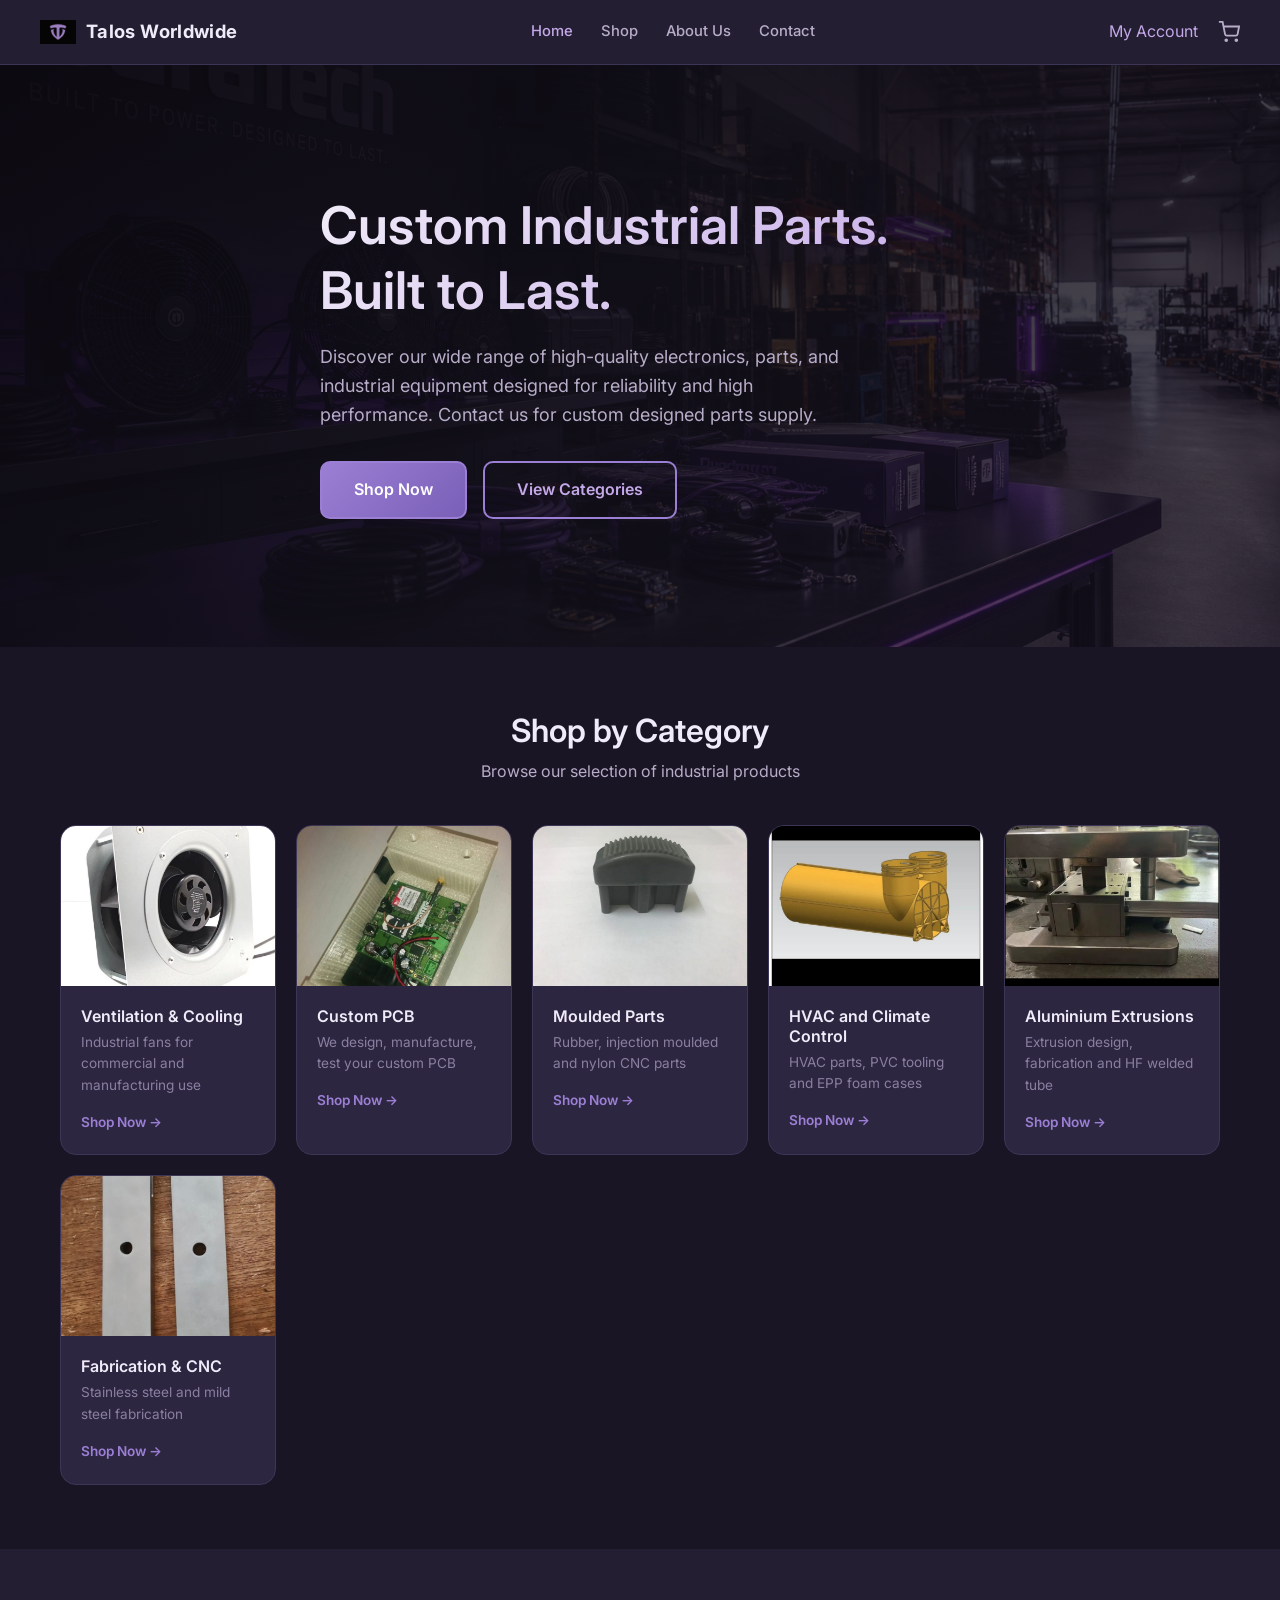
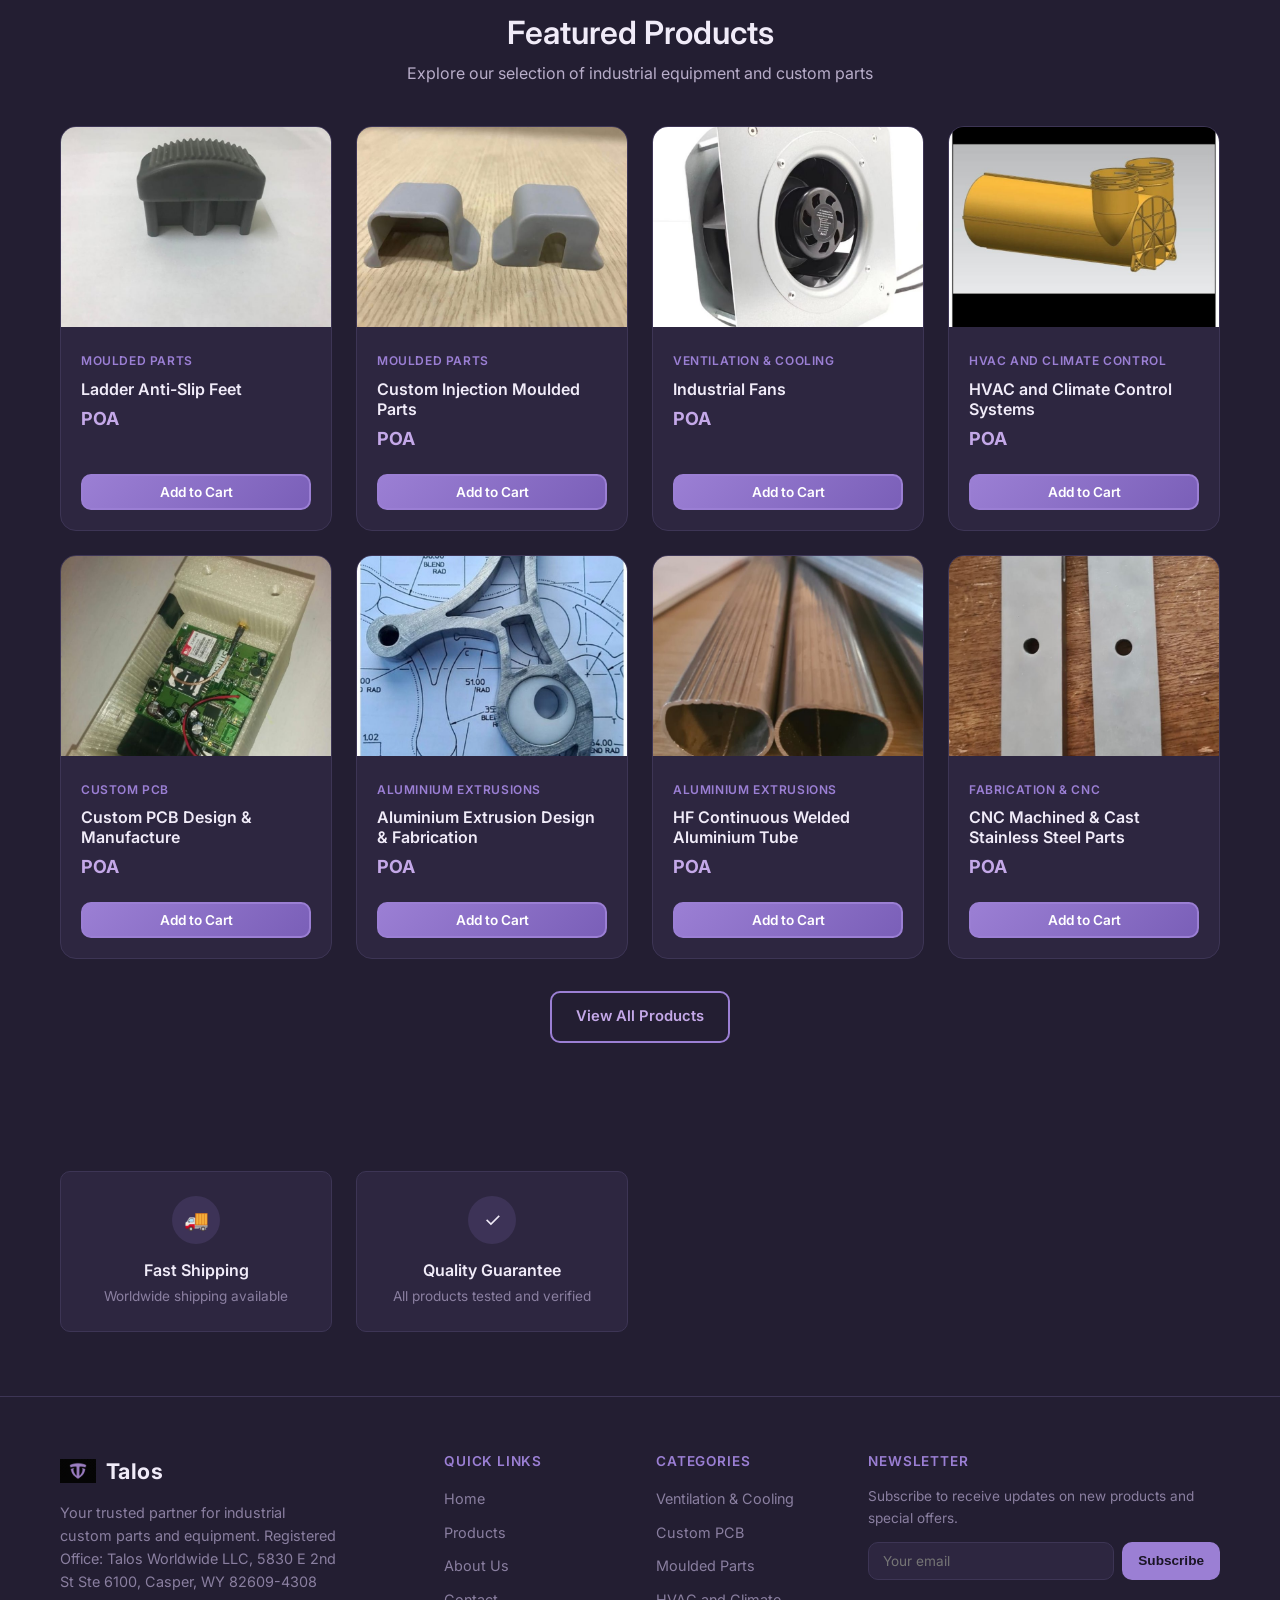
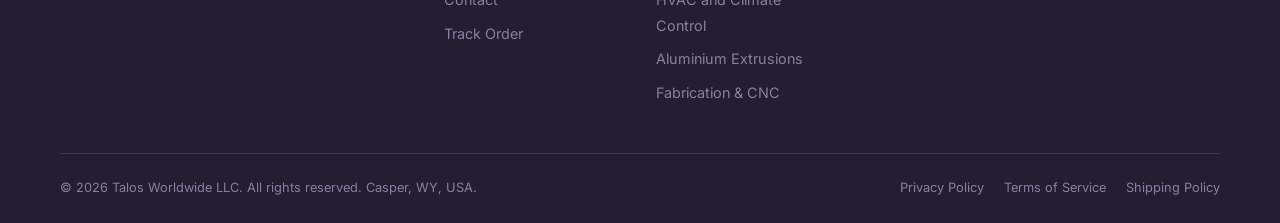
<file: index.html>
﻿<!DOCTYPE html>
<html lang="en">
<head>
  <meta charset="UTF-8">
  <meta name="viewport" content="width=device-width, initial-scale=1.0">
  <meta name="description" content="Talos Worldwide LLC — Custom industrial parts, electronics, and equipment. Casper, WY, USA.">
  <title>Talos Worldwide LLC — Custom Industrial Parts</title>
  <link rel="preconnect" href="https://fonts.googleapis.com">
  <link rel="preconnect" href="https://fonts.gstatic.com" crossorigin>
  <link href="https://fonts.googleapis.com/css2?family=Inter:wght@400;500;600;700&display=swap" rel="stylesheet">
  <link rel="stylesheet" href="css/styles.css">
  <link rel="icon" href="images/logo.png" type="image/png">
</head>
<body>

<header class="site-header">
  <div class="container header-inner">
    <a href="index.html" class="logo">
      <img src="images/logo.png" alt="Talos Worldwide LLC">
      Talos Worldwide
    </a>
    <nav class="main-nav">
      <a href="index.html" class="active">Home</a>
      <a href="shop.html">Shop</a>
      <a href="about.html">About Us</a>
      <a href="contact.html">Contact</a>
    </nav>
    <div class="header-actions">
      <a href="account.html" class="main-nav" style="display:flex;">My Account</a>
      <a href="cart.html" class="cart-link">
        <svg width="22" height="22" viewBox="0 0 24 24" fill="none" stroke="currentColor" stroke-width="2"><circle cx="9" cy="21" r="1"/><circle cx="20" cy="21" r="1"/><path d="M1 1h4l2.68 13.39a2 2 0 0 0 2 1.61h9.72a2 2 0 0 0 2-1.61L23 6H6"/></svg>
        <span class="cart-count">0</span>
      </a>
      <button class="mobile-menu-toggle" aria-label="Menu">
        <span></span><span></span><span></span>
      </button>
    </div>
  </div>
  <nav class="mobile-nav container">
    <a href="index.html">Home</a>
    <a href="shop.html">Shop</a>
    <a href="about.html">About Us</a>
    <a href="contact.html">Contact</a>
    <a href="account.html">My Account</a>
    <a href="cart.html">Cart</a>
  </nav>
</header>

<main>
  <section class="hero">
    <div class="hero-bg" style="background-image: url('images/hero.jpg');"></div>
    <div class="container hero-content">
      <h1>Custom Industrial Parts. Built to Last.</h1>
      <p>Discover our wide range of high-quality electronics, parts, and industrial equipment designed for reliability and high performance. Contact us for custom designed parts supply.</p>
      <div class="hero-actions">
        <a href="shop.html" class="btn btn-primary btn-lg">Shop Now</a>
        <a href="shop.html" class="btn btn-outline btn-lg">View Categories</a>
      </div>
    </div>
  </section>

  <section>
    <div class="container">
      <div class="section-header">
        <h2>Shop by Category</h2>
        <p>Browse our selection of industrial products</p>
      </div>
      <div class="category-grid">
        <div class="category-card">
          <a href="shop.html?category=ventilation" class="category-card-link">
            <div class="category-card-image"><img src="images/categories/industrial-fans.jpg" alt="Ventilation & Cooling"></div>
            <div class="category-card-body">
              <h3>Ventilation & Cooling</h3>
              <p>Industrial fans for commercial and manufacturing use</p>
              <span class="shop-link">Shop Now →</span>
            </div>
          </a>
        </div>
        <div class="category-card">
          <a href="shop.html?category=custom-pcb" class="category-card-link">
            <div class="category-card-image"><img src="images/categories/custom-pcb.jpg" alt="Custom PCB"></div>
            <div class="category-card-body">
              <h3>Custom PCB</h3>
              <p>We design, manufacture, test your custom PCB</p>
              <span class="shop-link">Shop Now →</span>
            </div>
          </a>
        </div>
        <div class="category-card">
          <a href="shop.html?category=moulded" class="category-card-link">
            <div class="category-card-image"><img src="images/categories/rubber-moulded-parts.jpg" alt="Moulded Parts"></div>
            <div class="category-card-body">
              <h3>Moulded Parts</h3>
              <p>Rubber, injection moulded and nylon CNC parts</p>
              <span class="shop-link">Shop Now →</span>
            </div>
          </a>
        </div>
        <div class="category-card">
          <a href="shop.html?category=hvac" class="category-card-link">
            <div class="category-card-image"><img src="images/categories/hvac-parts.jpg" alt="HVAC and Climate Control"></div>
            <div class="category-card-body">
              <h3>HVAC and Climate Control</h3>
              <p>HVAC parts, PVC tooling and EPP foam cases</p>
              <span class="shop-link">Shop Now →</span>
            </div>
          </a>
        </div>
        <div class="category-card">
          <a href="shop.html?category=aluminium" class="category-card-link">
            <div class="category-card-image"><img src="images/categories/aluminium-extrusions.jpg" alt="Aluminium Extrusions"></div>
            <div class="category-card-body">
              <h3>Aluminium Extrusions</h3>
              <p>Extrusion design, fabrication and HF welded tube</p>
              <span class="shop-link">Shop Now →</span>
            </div>
          </a>
        </div>
        <div class="category-card">
          <a href="shop.html?category=fabrication" class="category-card-link">
            <div class="category-card-image"><img src="images/categories/cast-stainless-steel-parts.jpg" alt="Fabrication & CNC"></div>
            <div class="category-card-body">
              <h3>Fabrication & CNC</h3>
              <p>Stainless steel and mild steel fabrication</p>
              <span class="shop-link">Shop Now →</span>
            </div>
          </a>
        </div>
      </div>
    </div>
  </section>

  <section style="background: var(--bg-secondary);">
    <div class="container">
      <div class="section-header">
        <h2>Featured Products</h2>
        <p>Explore our selection of industrial equipment and custom parts</p>
      </div>
      <div class="product-grid" id="featured-products"></div>
      <div style="text-align: center; margin-top: 2rem;">
        <a href="shop.html" class="btn btn-outline">View All Products</a>
      </div>
    </div>
  </section>

  <section style="background: var(--bg-secondary);">
    <div class="container">
      <div class="trust-grid">
        <div class="trust-item">
          <div class="trust-icon">🚚</div>
          <h3>Fast Shipping</h3>
          <p>Worldwide shipping available</p>
        </div>
        <div class="trust-item">
          <div class="trust-icon">✓</div>
          <h3>Quality Guarantee</h3>
          <p>All products tested and verified</p>
        </div>
      </div>
    </div>
  </section>
</main>

<footer class="site-footer">
  <div class="container">
    <div class="footer-grid">
      <div class="footer-brand">
        <a href="index.html" class="logo">
          <img src="images/logo.png" alt="Talos Worldwide LLC">
          Talos
        </a>
        <p>Your trusted partner for industrial custom parts and equipment. Registered Office: Talos Worldwide LLC, 5830 E 2nd St Ste 6100, Casper, WY 82609-4308</p>
      </div>
      <div class="footer-col">
        <h4>Quick Links</h4>
        <ul>
          <li><a href="index.html">Home</a></li>
          <li><a href="shop.html">Products</a></li>
          <li><a href="about.html">About Us</a></li>
          <li><a href="contact.html">Contact</a></li>
          <li><a href="track-order.html">Track Order</a></li>
        </ul>
      </div>
      <div class="footer-col">
        <h4>Categories</h4>
        <ul>
          <li><a href="shop.html?category=ventilation">Ventilation & Cooling</a></li>
          <li><a href="shop.html?category=custom-pcb">Custom PCB</a></li>
          <li><a href="shop.html?category=moulded">Moulded Parts</a></li>
          <li><a href="shop.html?category=hvac">HVAC and Climate Control</a></li>
          <li><a href="shop.html?category=aluminium">Aluminium Extrusions</a></li>
          <li><a href="shop.html?category=fabrication">Fabrication & CNC</a></li>        </ul>
      </div>
      <div class="footer-col">
        <h4>Newsletter</h4>
        <p style="color: var(--text-muted); font-size: 0.85rem;">Subscribe to receive updates on new products and special offers.</p>
        <form id="newsletter-form" class="newsletter-form">
          <div class="form-fields" style="display: contents;">
            <input type="email" placeholder="Your email" required>
            <button type="submit">Subscribe</button>
          </div>
          <div class="form-success">
            <h3>Thank you!</h3>
            <p style="color: var(--text-secondary);">You've been subscribed to our newsletter.</p>
          </div>
        </form>
      </div>
    </div>
    <div class="footer-bottom">
      <p>&copy; <span class="copyright-year">2026</span> Talos Worldwide LLC. All rights reserved. Casper, WY, USA.</p>
      <div class="footer-legal">
        <a href="privacy.html">Privacy Policy</a>
        <a href="terms.html">Terms of Service</a>
        <a href="shipping.html">Shipping Policy</a>
      </div>
    </div>
  </div>
</footer>

<script src="https://code.jquery.com/jquery-3.7.1.min.js"></script>
<script src="js/products.js"></script>
<script src="js/cart.js"></script>
<script src="js/main.js"></script>
</body>
</html>
</file>
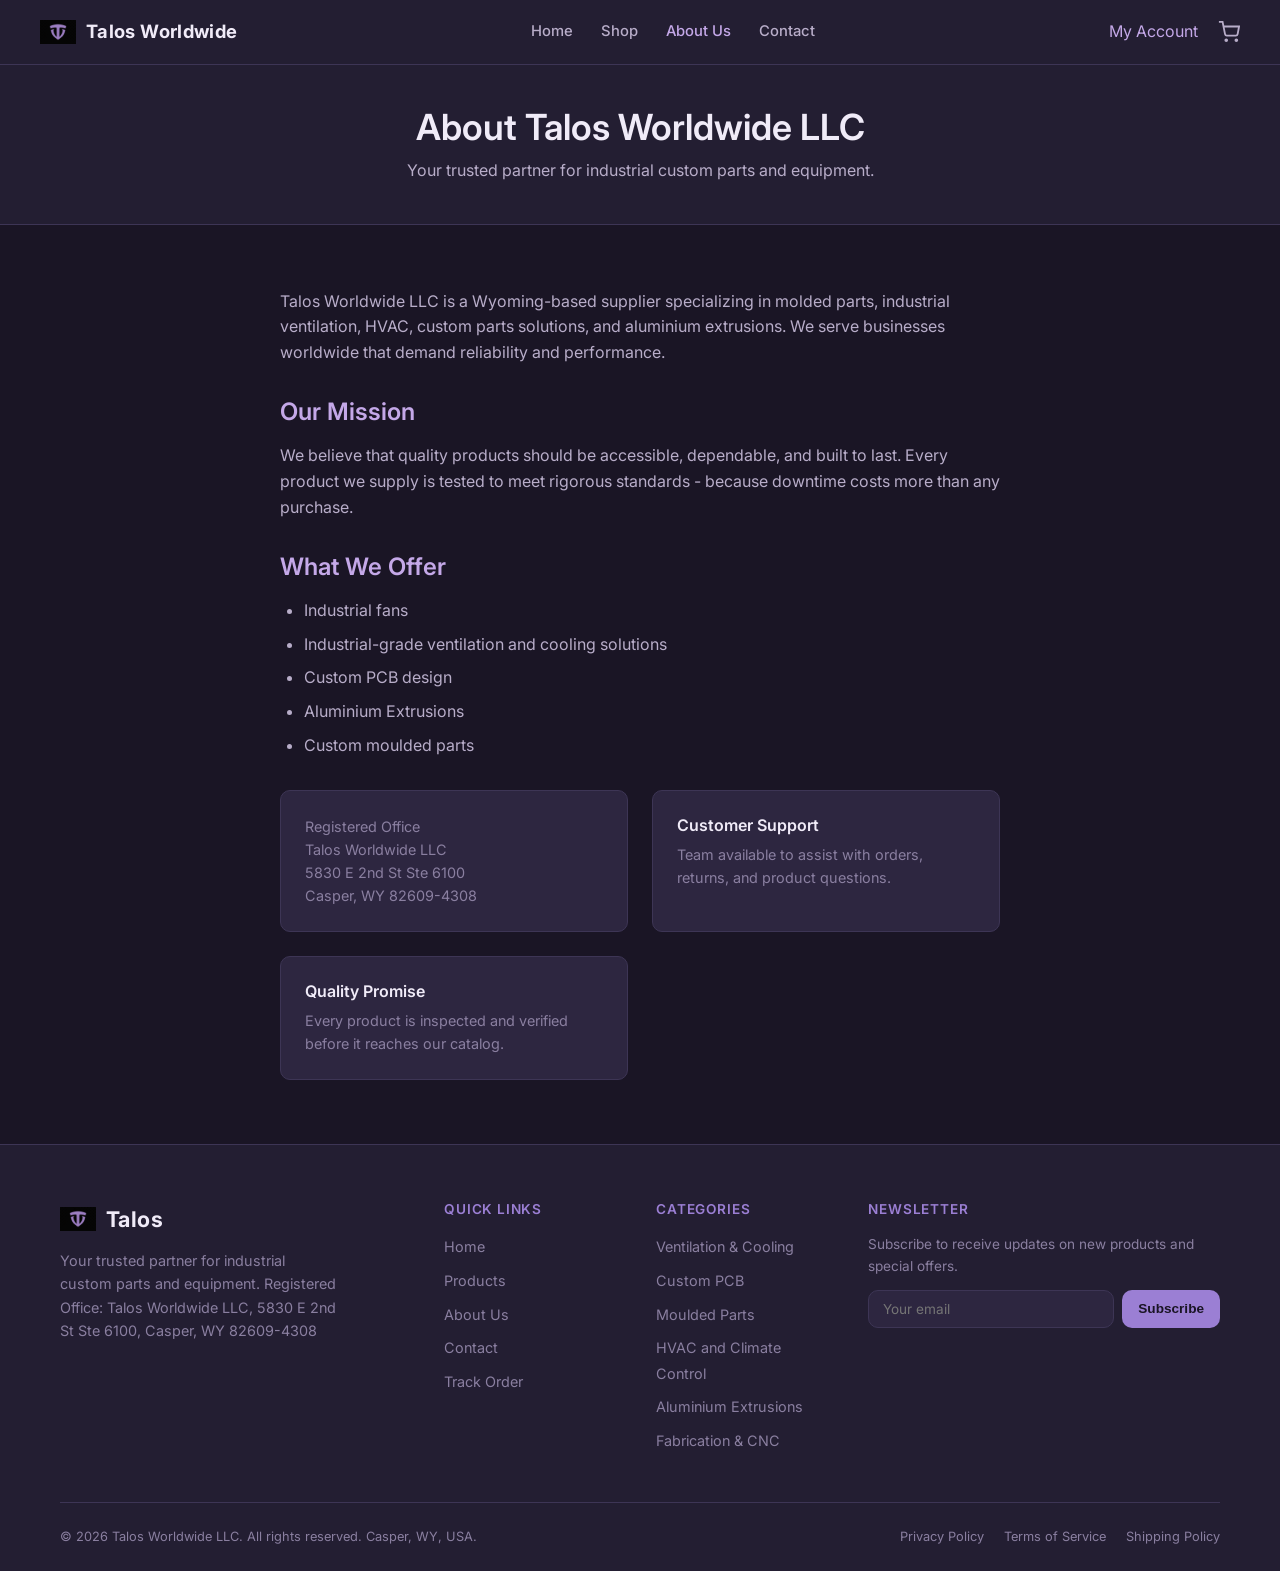
<file: about.html>
<!DOCTYPE html>
<html lang="en">
<head>
  <meta charset="UTF-8">
  <meta name="viewport" content="width=device-width, initial-scale=1.0">
  <title>About Us - Talos Worldwide LLC</title>
  <link rel="preconnect" href="https://fonts.googleapis.com">
  <link rel="preconnect" href="https://fonts.gstatic.com" crossorigin>
  <link href="https://fonts.googleapis.com/css2?family=Inter:wght@400;500;600;700&display=swap" rel="stylesheet">
  <link rel="stylesheet" href="css/styles.css">
  <link rel="icon" href="images/logo.png" type="image/png">
</head>
<body>

<header class="site-header">
  <div class="container header-inner">
    <a href="index.html" class="logo">
      <img src="images/logo.png" alt="Talos Worldwide LLC">
      Talos Worldwide
    </a>
    <nav class="main-nav">
      <a href="index.html">Home</a>
      <a href="shop.html">Shop</a>
      <a href="about.html" class="active">About Us</a>
      <a href="contact.html">Contact</a>
    </nav>
    <div class="header-actions">
      <a href="account.html" class="main-nav" style="display:flex;">My Account</a>
      <a href="cart.html" class="cart-link">
        <svg width="22" height="22" viewBox="0 0 24 24" fill="none" stroke="currentColor" stroke-width="2"><circle cx="9" cy="21" r="1"/><circle cx="20" cy="21" r="1"/><path d="M1 1h4l2.68 13.39a2 2 0 0 0 2 1.61h9.72a2 2 0 0 0 2-1.61L23 6H6"/></svg>
        <span class="cart-count">0</span>
      </a>
      <button class="mobile-menu-toggle" aria-label="Menu">
        <span></span><span></span><span></span>
      </button>
    </div>
  </div>
  <nav class="mobile-nav container">
    <a href="index.html">Home</a>
    <a href="shop.html">Shop</a>
    <a href="about.html">About Us</a>
    <a href="contact.html">Contact</a>
    <a href="account.html">My Account</a>
    <a href="cart.html">Cart</a>
  </nav>
</header>

<main>
  <div class="page-header">
    <div class="container">
      <h1>About Talos Worldwide LLC</h1>
      <p>Your trusted partner for industrial custom parts and equipment.</p>
    </div>
  </div>

  <section>
    <div class="container content-section">
      <p>Talos Worldwide LLC is a Wyoming-based supplier specializing in molded parts, industrial ventilation, HVAC, custom parts solutions, and aluminium extrusions. We serve businesses worldwide that demand reliability and performance.</p>

      <h2>Our Mission</h2>
      <p>We believe that quality products should be accessible, dependable, and built to last. Every product we supply is tested to meet rigorous standards - because downtime costs more than any purchase.</p>

      <h2>What We Offer</h2>
      <ul>
        <li>Industrial fans</li>
        <li>Industrial-grade ventilation and cooling solutions</li>
        <li>Custom PCB design</li>
        <li>Aluminium Extrusions</li>
        <li>Custom moulded parts</li>
      </ul>

      <div class="info-grid">
        <div class="info-card">
          <p>Registered Office<br>Talos Worldwide LLC<br>5830 E 2nd St Ste 6100<br>Casper, WY 82609-4308</p>
        </div>
        <div class="info-card">
          <h3>Customer Support</h3>
          <p>Team available to assist with orders, returns, and product questions.</p>
        </div>
        <div class="info-card">
          <h3>Quality Promise</h3>
          <p>Every product is inspected and verified before it reaches our catalog.</p>
        </div>
      </div>
    </div>
  </section>
</main>

<footer class="site-footer">
  <div class="container">
    <div class="footer-grid">
      <div class="footer-brand">
        <a href="index.html" class="logo">
          <img src="images/logo.png" alt="Talos Worldwide LLC">
          Talos
        </a>
        <p>Your trusted partner for industrial custom parts and equipment. Registered Office: Talos Worldwide LLC, 5830 E 2nd St Ste 6100, Casper, WY 82609-4308</p>
      </div>
      <div class="footer-col">
        <h4>Quick Links</h4>
        <ul>
          <li><a href="index.html">Home</a></li>
          <li><a href="shop.html">Products</a></li>
          <li><a href="about.html">About Us</a></li>
          <li><a href="contact.html">Contact</a></li>
          <li><a href="track-order.html">Track Order</a></li>
        </ul>
      </div>
      <div class="footer-col">
        <h4>Categories</h4>
        <ul>
          <li><a href="shop.html?category=ventilation">Ventilation & Cooling</a></li>
          <li><a href="shop.html?category=custom-pcb">Custom PCB</a></li>
          <li><a href="shop.html?category=moulded">Moulded Parts</a></li>
          <li><a href="shop.html?category=hvac">HVAC and Climate Control</a></li>
          <li><a href="shop.html?category=aluminium">Aluminium Extrusions</a></li>
          <li><a href="shop.html?category=fabrication">Fabrication & CNC</a></li>        </ul>
      </div>
      <div class="footer-col">
        <h4>Newsletter</h4>
        <p style="color: var(--text-muted); font-size: 0.85rem;">Subscribe to receive updates on new products and special offers.</p>
        <form id="newsletter-form" class="newsletter-form">
          <div class="form-fields" style="display: contents;">
            <input type="email" placeholder="Your email" required>
            <button type="submit">Subscribe</button>
          </div>
          <div class="form-success">
            <h3>Thank you!</h3>
            <p style="color: var(--text-secondary);">You've been subscribed to our newsletter.</p>
          </div>
        </form>
      </div>
    </div>
    <div class="footer-bottom">
      <p>&copy; <span class="copyright-year">2026</span> Talos Worldwide LLC. All rights reserved. Casper, WY, USA.</p>
      <div class="footer-legal">
        <a href="privacy.html">Privacy Policy</a>
        <a href="terms.html">Terms of Service</a>
        <a href="shipping.html">Shipping Policy</a>
      </div>
    </div>
  </div>
</footer>

<script src="https://code.jquery.com/jquery-3.7.1.min.js"></script>
<script src="js/products.js"></script>
<script src="js/cart.js"></script>
<script src="js/main.js"></script>
</body>
</html>
</file>
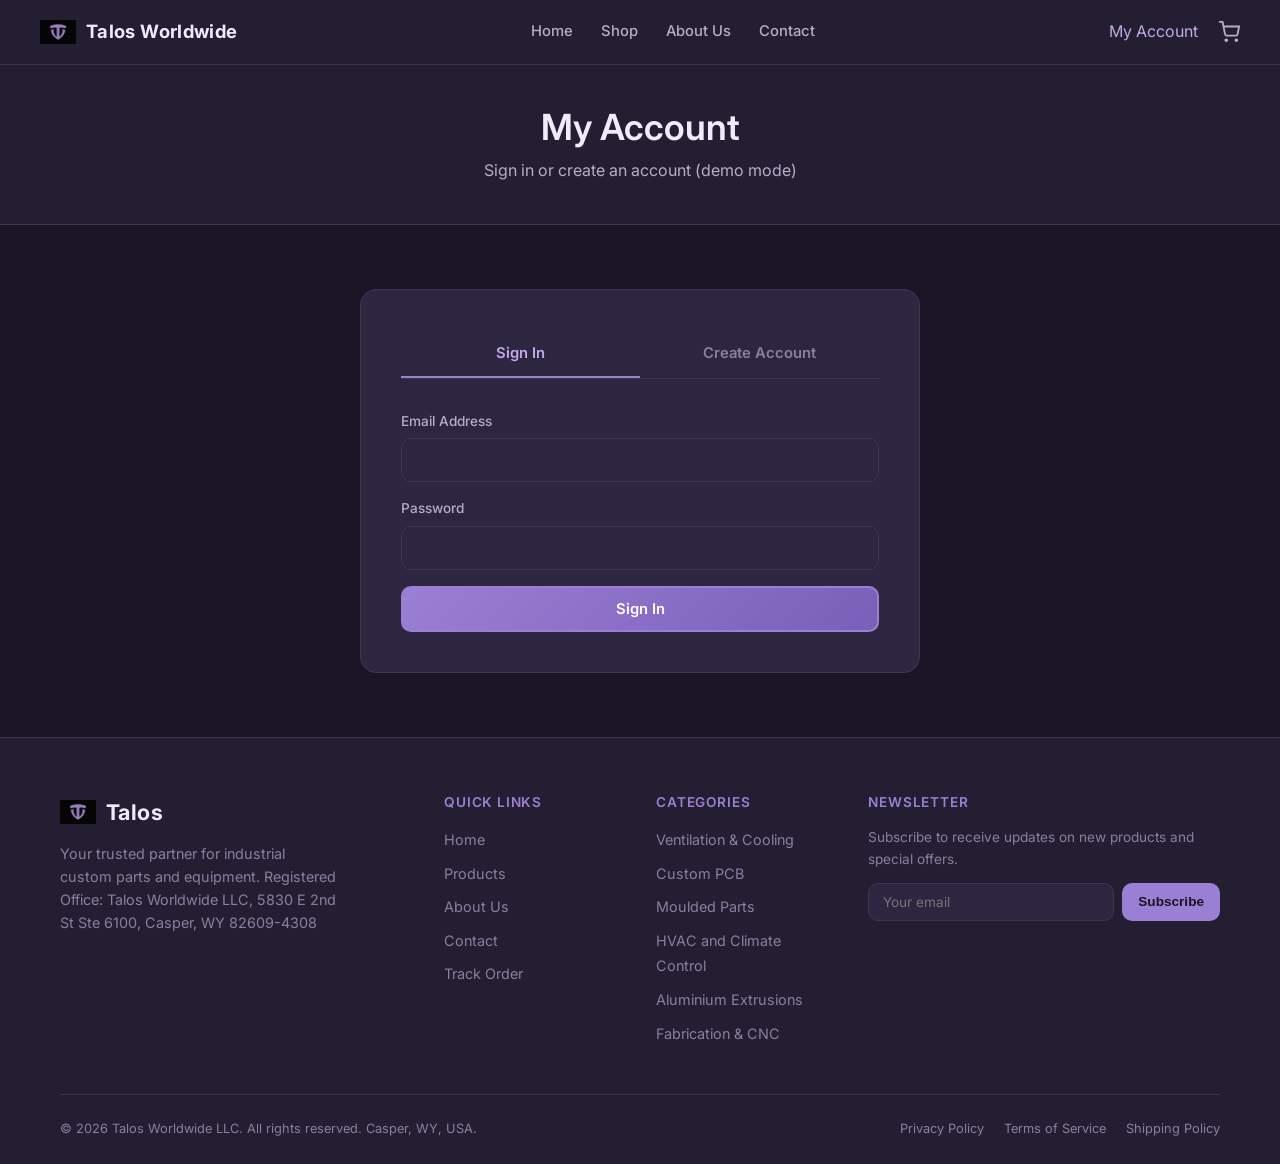
<file: account.html>
<!DOCTYPE html>
<html lang="en">
<head>
  <meta charset="UTF-8">
  <meta name="viewport" content="width=device-width, initial-scale=1.0">
  <title>My Account — Talos Worldwide LLC</title>
  <link rel="preconnect" href="https://fonts.googleapis.com">
  <link rel="preconnect" href="https://fonts.gstatic.com" crossorigin>
  <link href="https://fonts.googleapis.com/css2?family=Inter:wght@400;500;600;700&display=swap" rel="stylesheet">
  <link rel="stylesheet" href="css/styles.css">
  <link rel="icon" href="images/logo.png" type="image/png">
</head>
<body>

<header class="site-header">
  <div class="container header-inner">
    <a href="index.html" class="logo">
      <img src="images/logo.png" alt="Talos Worldwide LLC">
      Talos Worldwide
    </a>
    <nav class="main-nav">
      <a href="index.html">Home</a>
      <a href="shop.html">Shop</a>
      <a href="about.html">About Us</a>
      <a href="contact.html">Contact</a>
    </nav>
    <div class="header-actions">
      <a href="account.html" class="main-nav active" style="display:flex;">My Account</a>
      <a href="cart.html" class="cart-link">
        <svg width="22" height="22" viewBox="0 0 24 24" fill="none" stroke="currentColor" stroke-width="2"><circle cx="9" cy="21" r="1"/><circle cx="20" cy="21" r="1"/><path d="M1 1h4l2.68 13.39a2 2 0 0 0 2 1.61h9.72a2 2 0 0 0 2-1.61L23 6H6"/></svg>
        <span class="cart-count">0</span>
      </a>
      <button class="mobile-menu-toggle" aria-label="Menu">
        <span></span><span></span><span></span>
      </button>
    </div>
  </div>
  <nav class="mobile-nav container">
    <a href="index.html">Home</a>
    <a href="shop.html">Shop</a>
    <a href="about.html">About Us</a>
    <a href="contact.html">Contact</a>
    <a href="account.html">My Account</a>
    <a href="cart.html">Cart</a>
  </nav>
</header>

<main>
  <div class="page-header">
    <div class="container">
      <h1>My Account</h1>
      <p>Sign in or create an account (demo mode)</p>
    </div>
  </div>

  <section>
    <div class="container">
      <div class="form-card">
        <div class="account-message"></div>

        <div class="account-tabs">
          <button class="account-tab active" data-tab="login">Sign In</button>
          <button class="account-tab" data-tab="register">Create Account</button>
        </div>

        <div id="login-panel" class="account-panel active">
          <form id="login-form">
            <div class="form-group">
              <label for="login-email">Email Address</label>
              <input type="email" id="login-email" name="email" required>
            </div>
            <div class="form-group">
              <label for="login-password">Password</label>
              <input type="password" id="login-password" name="password" required>
            </div>
            <button type="submit" class="btn btn-primary btn-block">Sign In</button>
          </form>
        </div>

        <div id="register-panel" class="account-panel">
          <form id="register-form">
            <div class="form-row">
              <div class="form-group">
                <label for="reg-first">First Name</label>
                <input type="text" id="reg-first" name="first-name" required>
              </div>
              <div class="form-group">
                <label for="reg-last">Last Name</label>
                <input type="text" id="reg-last" name="last-name" required>
              </div>
            </div>
            <div class="form-group">
              <label for="reg-email">Email Address</label>
              <input type="email" id="reg-email" name="email" required>
            </div>
            <div class="form-group">
              <label for="reg-password">Password</label>
              <input type="password" id="reg-password" name="password" required>
            </div>
            <div class="form-group">
              <label for="reg-confirm">Confirm Password</label>
              <input type="password" id="reg-confirm" name="confirm-password" required>
            </div>
            <button type="submit" class="btn btn-primary btn-block">Create Account</button>
          </form>
        </div>
      </div>
    </div>
  </section>
</main>

<footer class="site-footer">
  <div class="container">
    <div class="footer-grid">
      <div class="footer-brand">
        <a href="index.html" class="logo">
          <img src="images/logo.png" alt="Talos Worldwide LLC">
          Talos
        </a>
        <p>Your trusted partner for industrial custom parts and equipment. Registered Office: Talos Worldwide LLC, 5830 E 2nd St Ste 6100, Casper, WY 82609-4308</p>
      </div>
      <div class="footer-col">
        <h4>Quick Links</h4>
        <ul>
          <li><a href="index.html">Home</a></li>
          <li><a href="shop.html">Products</a></li>
          <li><a href="about.html">About Us</a></li>
          <li><a href="contact.html">Contact</a></li>
          <li><a href="track-order.html">Track Order</a></li>
        </ul>
      </div>
      <div class="footer-col">
        <h4>Categories</h4>
        <ul>
          <li><a href="shop.html?category=ventilation">Ventilation & Cooling</a></li>
          <li><a href="shop.html?category=custom-pcb">Custom PCB</a></li>
          <li><a href="shop.html?category=moulded">Moulded Parts</a></li>
          <li><a href="shop.html?category=hvac">HVAC and Climate Control</a></li>
          <li><a href="shop.html?category=aluminium">Aluminium Extrusions</a></li>
          <li><a href="shop.html?category=fabrication">Fabrication & CNC</a></li>        </ul>
      </div>
      <div class="footer-col">
        <h4>Newsletter</h4>
        <p style="color: var(--text-muted); font-size: 0.85rem;">Subscribe to receive updates on new products and special offers.</p>
        <form id="newsletter-form" class="newsletter-form">
          <div class="form-fields" style="display: contents;">
            <input type="email" placeholder="Your email" required>
            <button type="submit">Subscribe</button>
          </div>
          <div class="form-success">
            <h3>Thank you!</h3>
            <p style="color: var(--text-secondary);">You've been subscribed to our newsletter.</p>
          </div>
        </form>
      </div>
    </div>
    <div class="footer-bottom">
      <p>&copy; <span class="copyright-year">2026</span> Talos Worldwide LLC. All rights reserved. Casper, WY, USA.</p>
      <div class="footer-legal">
        <a href="privacy.html">Privacy Policy</a>
        <a href="terms.html">Terms of Service</a>
        <a href="shipping.html">Shipping Policy</a>
      </div>
    </div>
  </div>
</footer>

<script src="https://code.jquery.com/jquery-3.7.1.min.js"></script>
<script src="js/products.js"></script>
<script src="js/cart.js"></script>
<script src="js/main.js"></script>
</body>
</html>
</file>
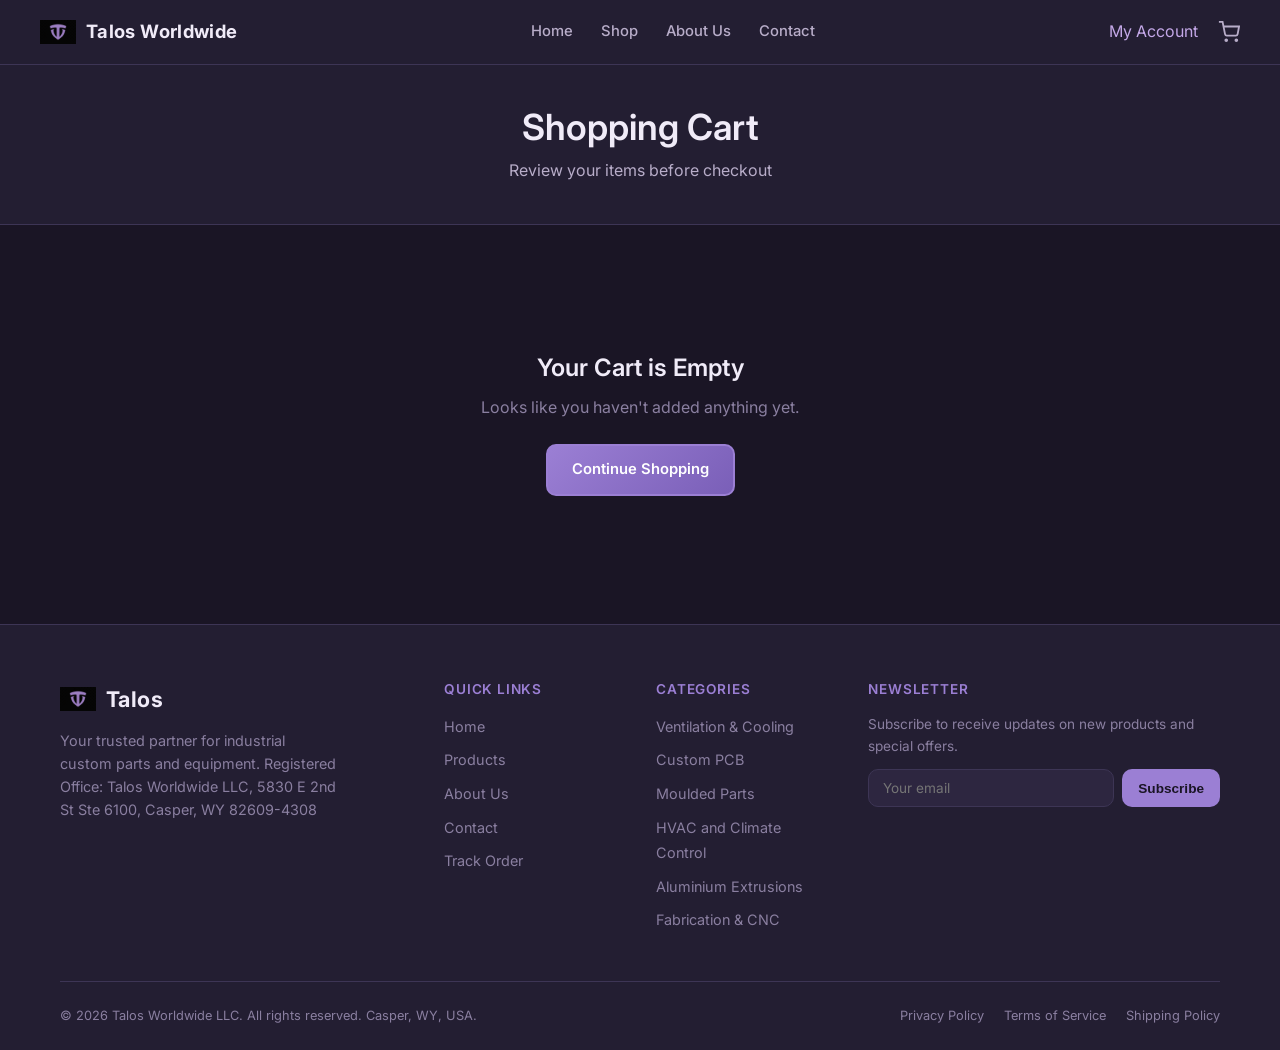
<file: cart.html>
<!DOCTYPE html>
<html lang="en">
<head>
  <meta charset="UTF-8">
  <meta name="viewport" content="width=device-width, initial-scale=1.0">
  <title>Cart — Talos Worldwide LLC</title>
  <link rel="preconnect" href="https://fonts.googleapis.com">
  <link rel="preconnect" href="https://fonts.gstatic.com" crossorigin>
  <link href="https://fonts.googleapis.com/css2?family=Inter:wght@400;500;600;700&display=swap" rel="stylesheet">
  <link rel="stylesheet" href="css/styles.css">
  <link rel="icon" href="images/logo.png" type="image/png">
</head>
<body>

<header class="site-header">
  <div class="container header-inner">
    <a href="index.html" class="logo">
      <img src="images/logo.png" alt="Talos Worldwide LLC">
      Talos Worldwide
    </a>
    <nav class="main-nav">
      <a href="index.html">Home</a>
      <a href="shop.html">Shop</a>
      <a href="about.html">About Us</a>
      <a href="contact.html">Contact</a>
    </nav>
    <div class="header-actions">
      <a href="account.html" class="main-nav" style="display:flex;">My Account</a>
      <a href="cart.html" class="cart-link">
        <svg width="22" height="22" viewBox="0 0 24 24" fill="none" stroke="currentColor" stroke-width="2"><circle cx="9" cy="21" r="1"/><circle cx="20" cy="21" r="1"/><path d="M1 1h4l2.68 13.39a2 2 0 0 0 2 1.61h9.72a2 2 0 0 0 2-1.61L23 6H6"/></svg>
        <span class="cart-count">0</span>
      </a>
      <button class="mobile-menu-toggle" aria-label="Menu">
        <span></span><span></span><span></span>
      </button>
    </div>
  </div>
  <nav class="mobile-nav container">
    <a href="index.html">Home</a>
    <a href="shop.html">Shop</a>
    <a href="about.html">About Us</a>
    <a href="contact.html">Contact</a>
    <a href="account.html">My Account</a>
    <a href="cart.html">Cart</a>
  </nav>
</header>

<main>
  <div class="page-header">
    <div class="container">
      <h1>Shopping Cart</h1>
      <p>Review your items before checkout</p>
    </div>
  </div>

  <section>
    <div class="container" id="cart-content"></div>
  </section>
</main>

<footer class="site-footer">
  <div class="container">
    <div class="footer-grid">
      <div class="footer-brand">
        <a href="index.html" class="logo">
          <img src="images/logo.png" alt="Talos Worldwide LLC">
          Talos
        </a>
        <p>Your trusted partner for industrial custom parts and equipment. Registered Office: Talos Worldwide LLC, 5830 E 2nd St Ste 6100, Casper, WY 82609-4308</p>
      </div>
      <div class="footer-col">
        <h4>Quick Links</h4>
        <ul>
          <li><a href="index.html">Home</a></li>
          <li><a href="shop.html">Products</a></li>
          <li><a href="about.html">About Us</a></li>
          <li><a href="contact.html">Contact</a></li>
          <li><a href="track-order.html">Track Order</a></li>
        </ul>
      </div>
      <div class="footer-col">
        <h4>Categories</h4>
        <ul>
          <li><a href="shop.html?category=ventilation">Ventilation & Cooling</a></li>
          <li><a href="shop.html?category=custom-pcb">Custom PCB</a></li>
          <li><a href="shop.html?category=moulded">Moulded Parts</a></li>
          <li><a href="shop.html?category=hvac">HVAC and Climate Control</a></li>
          <li><a href="shop.html?category=aluminium">Aluminium Extrusions</a></li>
          <li><a href="shop.html?category=fabrication">Fabrication & CNC</a></li>        </ul>
      </div>
      <div class="footer-col">
        <h4>Newsletter</h4>
        <p style="color: var(--text-muted); font-size: 0.85rem;">Subscribe to receive updates on new products and special offers.</p>
        <form id="newsletter-form" class="newsletter-form">
          <div class="form-fields" style="display: contents;">
            <input type="email" placeholder="Your email" required>
            <button type="submit">Subscribe</button>
          </div>
          <div class="form-success">
            <h3>Thank you!</h3>
            <p style="color: var(--text-secondary);">You've been subscribed to our newsletter.</p>
          </div>
        </form>
      </div>
    </div>
    <div class="footer-bottom">
      <p>&copy; <span class="copyright-year">2026</span> Talos Worldwide LLC. All rights reserved. Casper, WY, USA.</p>
      <div class="footer-legal">
        <a href="privacy.html">Privacy Policy</a>
        <a href="terms.html">Terms of Service</a>
        <a href="shipping.html">Shipping Policy</a>
      </div>
    </div>
  </div>
</footer>

<script src="https://code.jquery.com/jquery-3.7.1.min.js"></script>
<script src="js/products.js"></script>
<script src="js/cart.js"></script>
<script src="js/main.js"></script>
</body>
</html>
</file>
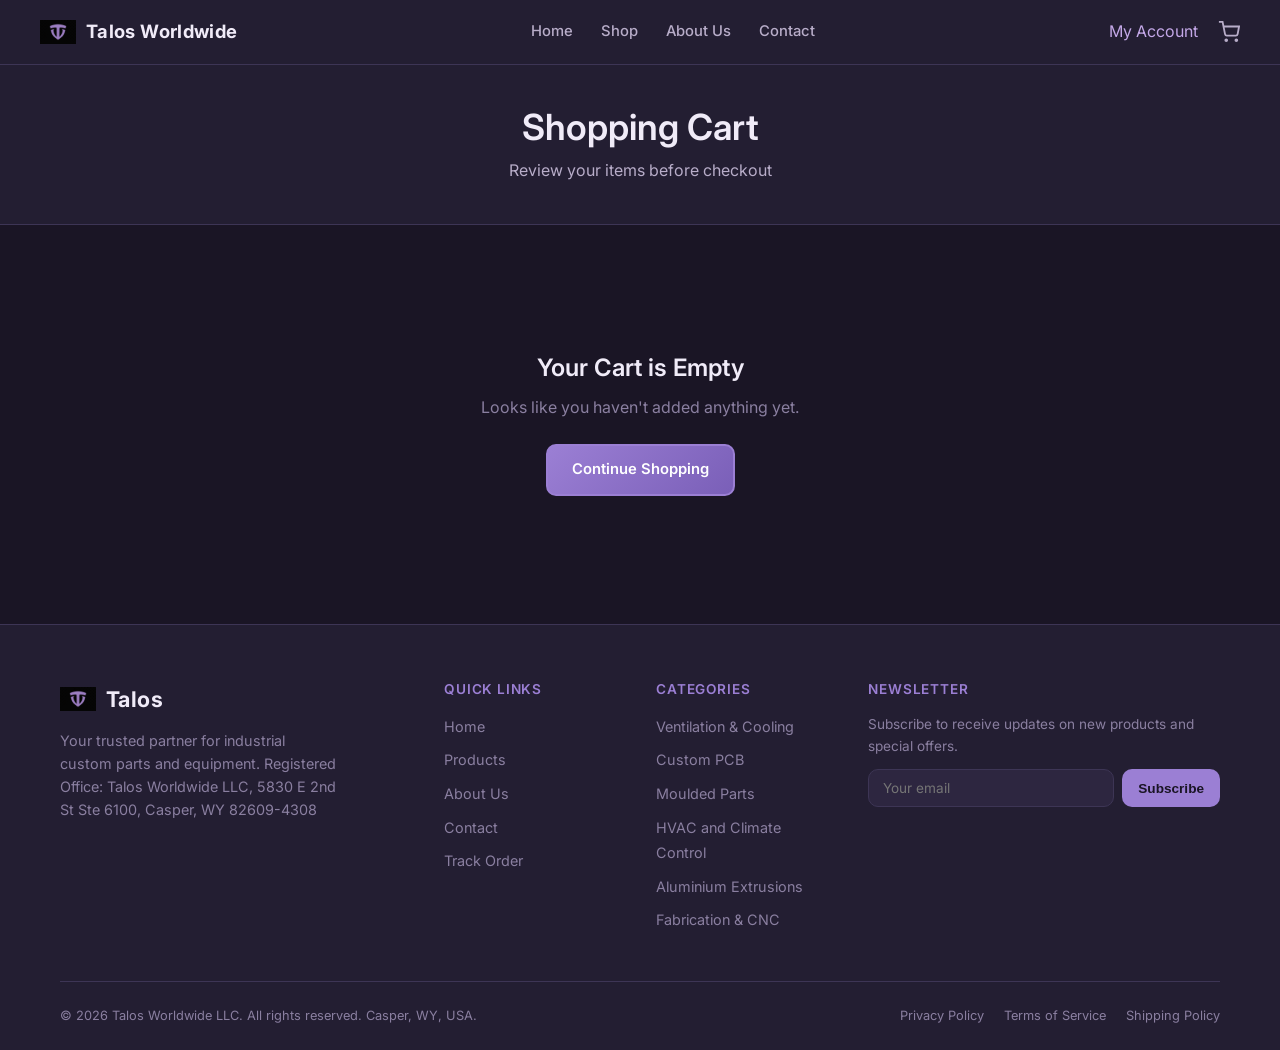
<file: checkout.html>
<!DOCTYPE html>
<html lang="en">
<head>
  <meta charset="UTF-8">
  <meta name="viewport" content="width=device-width, initial-scale=1.0">
  <title>Checkout — Talos Worldwide LLC</title>
  <link rel="preconnect" href="https://fonts.googleapis.com">
  <link rel="preconnect" href="https://fonts.gstatic.com" crossorigin>
  <link href="https://fonts.googleapis.com/css2?family=Inter:wght@400;500;600;700&display=swap" rel="stylesheet">
  <link rel="stylesheet" href="css/styles.css">
  <link rel="icon" href="images/logo.png" type="image/png">
</head>
<body>

<header class="site-header">
  <div class="container header-inner">
    <a href="index.html" class="logo">
      <img src="images/logo.png" alt="Talos Worldwide LLC">
      Talos Worldwide
    </a>
    <nav class="main-nav">
      <a href="index.html">Home</a>
      <a href="shop.html">Shop</a>
      <a href="about.html">About Us</a>
      <a href="contact.html">Contact</a>
    </nav>
    <div class="header-actions">
      <a href="account.html" class="main-nav" style="display:flex;">My Account</a>
      <a href="cart.html" class="cart-link">
        <svg width="22" height="22" viewBox="0 0 24 24" fill="none" stroke="currentColor" stroke-width="2"><circle cx="9" cy="21" r="1"/><circle cx="20" cy="21" r="1"/><path d="M1 1h4l2.68 13.39a2 2 0 0 0 2 1.61h9.72a2 2 0 0 0 2-1.61L23 6H6"/></svg>
        <span class="cart-count">0</span>
      </a>
      <button class="mobile-menu-toggle" aria-label="Menu">
        <span></span><span></span><span></span>
      </button>
    </div>
  </div>
  <nav class="mobile-nav container">
    <a href="index.html">Home</a>
    <a href="shop.html">Shop</a>
    <a href="about.html">About Us</a>
    <a href="contact.html">Contact</a>
    <a href="account.html">My Account</a>
    <a href="cart.html">Cart</a>
  </nav>
</header>

<main>
  <div class="page-header">
    <div class="container">
      <h1>Checkout</h1>
      <p>Complete your order — all prices POA</p>
    </div>
  </div>

  <section>
    <div class="container">
      <div class="checkout-layout">
        <div>
          <form id="checkout-form">
            <div class="checkout-form-section">
              <h3>Contact Information</h3>
              <div class="form-group">
                <label for="email">Email Address</label>
                <input type="email" id="email" name="email" required placeholder="you@example.com">
              </div>
            </div>

            <div class="checkout-form-section">
              <h3>Shipping Address</h3>
              <div class="form-row">
                <div class="form-group">
                  <label for="first-name">First Name</label>
                  <input type="text" id="first-name" name="first-name" required>
                </div>
                <div class="form-group">
                  <label for="last-name">Last Name</label>
                  <input type="text" id="last-name" name="last-name" required>
                </div>
              </div>
              <div class="form-group">
                <label for="address">Street Address</label>
                <input type="text" id="address" name="address" required>
              </div>
              <div class="form-row">
                <div class="form-group">
                  <label for="city">City</label>
                  <input type="text" id="city" name="city" required>
                </div>
                <div class="form-group">
                  <label for="state">State</label>
                  <input type="text" id="state" name="state" required placeholder="WY">
                </div>
              </div>
              <div class="form-row">
                <div class="form-group">
                  <label for="zip">ZIP Code</label>
                  <input type="text" id="zip" name="zip" required>
                </div>
                <div class="form-group">
                  <label for="phone">Phone</label>
                  <input type="tel" id="phone" name="phone" required>
                </div>
              </div>
            </div>

            <button type="submit" class="btn btn-primary btn-lg btn-block">Proceed to Payment</button>
          </form>

          <div id="checkout-error" class="checkout-error">
            <h2>Payment Unavailable</h2>
            <p>We are sorry our payment provider is unavailable at the moment. Please try again later.</p>
            <a href="cart.html" class="btn btn-outline">Return to Cart</a>
          </div>
        </div>

        <div class="checkout-summary-box">
          <h3>Order Summary</h3>
          <div id="checkout-summary"></div>
        </div>
      </div>
    </div>
  </section>
</main>

<footer class="site-footer">
  <div class="container">
    <div class="footer-grid">
      <div class="footer-brand">
        <a href="index.html" class="logo">
          <img src="images/logo.png" alt="Talos Worldwide LLC">
          Talos
        </a>
        <p>Your trusted partner for industrial custom parts and equipment. Registered Office: Talos Worldwide LLC, 5830 E 2nd St Ste 6100, Casper, WY 82609-4308</p>
      </div>
      <div class="footer-col">
        <h4>Quick Links</h4>
        <ul>
          <li><a href="index.html">Home</a></li>
          <li><a href="shop.html">Products</a></li>
          <li><a href="about.html">About Us</a></li>
          <li><a href="contact.html">Contact</a></li>
          <li><a href="track-order.html">Track Order</a></li>
        </ul>
      </div>
      <div class="footer-col">
        <h4>Categories</h4>
        <ul>
          <li><a href="shop.html?category=ventilation">Ventilation & Cooling</a></li>
          <li><a href="shop.html?category=custom-pcb">Custom PCB</a></li>
          <li><a href="shop.html?category=moulded">Moulded Parts</a></li>
          <li><a href="shop.html?category=hvac">HVAC and Climate Control</a></li>
          <li><a href="shop.html?category=aluminium">Aluminium Extrusions</a></li>
          <li><a href="shop.html?category=fabrication">Fabrication & CNC</a></li>        </ul>
      </div>
      <div class="footer-col">
        <h4>Newsletter</h4>
        <p style="color: var(--text-muted); font-size: 0.85rem;">Subscribe to receive updates on new products and special offers.</p>
        <form id="newsletter-form" class="newsletter-form">
          <div class="form-fields" style="display: contents;">
            <input type="email" placeholder="Your email" required>
            <button type="submit">Subscribe</button>
          </div>
          <div class="form-success">
            <h3>Thank you!</h3>
            <p style="color: var(--text-secondary);">You've been subscribed to our newsletter.</p>
          </div>
        </form>
      </div>
    </div>
    <div class="footer-bottom">
      <p>&copy; <span class="copyright-year">2026</span> Talos Worldwide LLC. All rights reserved. Casper, WY, USA.</p>
      <div class="footer-legal">
        <a href="privacy.html">Privacy Policy</a>
        <a href="terms.html">Terms of Service</a>
        <a href="shipping.html">Shipping Policy</a>
      </div>
    </div>
  </div>
</footer>

<script src="https://code.jquery.com/jquery-3.7.1.min.js"></script>
<script src="js/products.js"></script>
<script src="js/cart.js"></script>
<script src="js/main.js"></script>
</body>
</html>
</file>
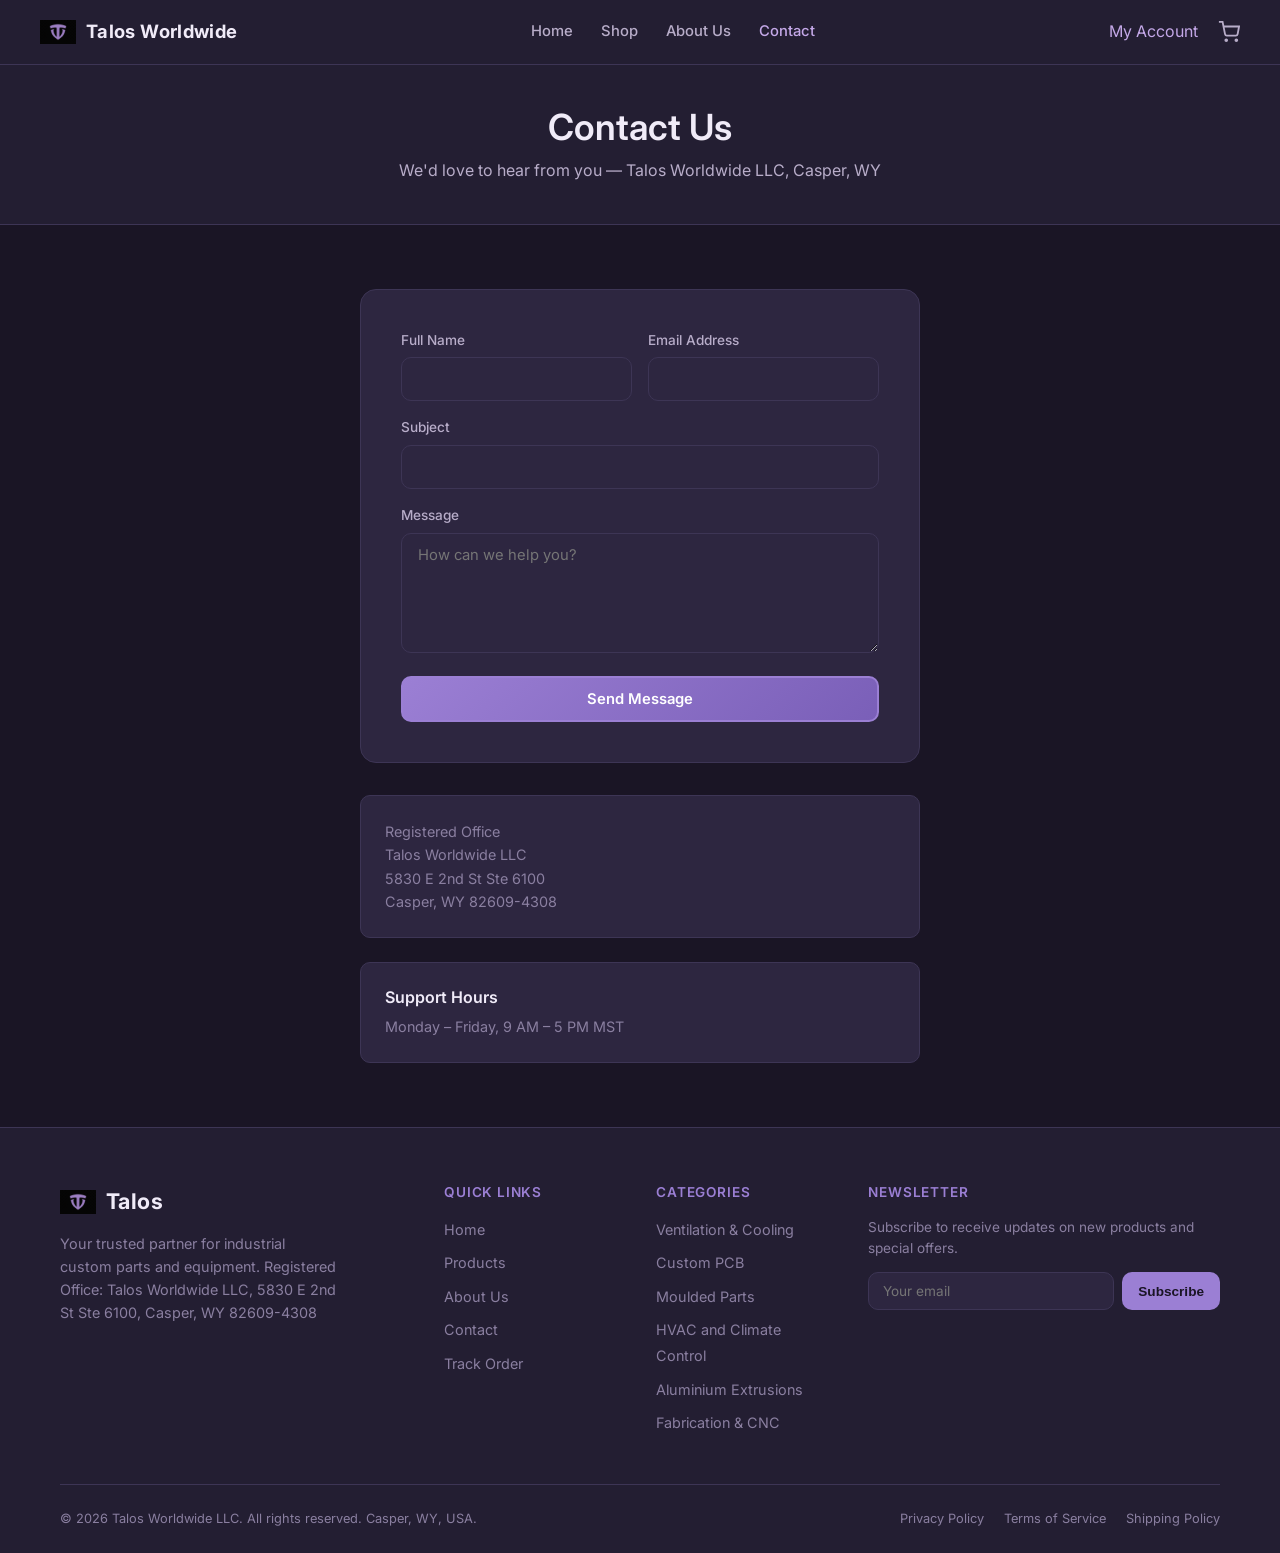
<file: contact.html>
<!DOCTYPE html>
<html lang="en">
<head>
  <meta charset="UTF-8">
  <meta name="viewport" content="width=device-width, initial-scale=1.0">
  <title>Contact — Talos Worldwide LLC</title>
  <link rel="preconnect" href="https://fonts.googleapis.com">
  <link rel="preconnect" href="https://fonts.gstatic.com" crossorigin>
  <link href="https://fonts.googleapis.com/css2?family=Inter:wght@400;500;600;700&display=swap" rel="stylesheet">
  <link rel="stylesheet" href="css/styles.css">
  <link rel="icon" href="images/logo.png" type="image/png">
</head>
<body>

<header class="site-header">
  <div class="container header-inner">
    <a href="index.html" class="logo">
      <img src="images/logo.png" alt="Talos Worldwide LLC">
      Talos Worldwide
    </a>
    <nav class="main-nav">
      <a href="index.html">Home</a>
      <a href="shop.html">Shop</a>
      <a href="about.html">About Us</a>
      <a href="contact.html" class="active">Contact</a>
    </nav>
    <div class="header-actions">
      <a href="account.html" class="main-nav" style="display:flex;">My Account</a>
      <a href="cart.html" class="cart-link">
        <svg width="22" height="22" viewBox="0 0 24 24" fill="none" stroke="currentColor" stroke-width="2"><circle cx="9" cy="21" r="1"/><circle cx="20" cy="21" r="1"/><path d="M1 1h4l2.68 13.39a2 2 0 0 0 2 1.61h9.72a2 2 0 0 0 2-1.61L23 6H6"/></svg>
        <span class="cart-count">0</span>
      </a>
      <button class="mobile-menu-toggle" aria-label="Menu">
        <span></span><span></span><span></span>
      </button>
    </div>
  </div>
  <nav class="mobile-nav container">
    <a href="index.html">Home</a>
    <a href="shop.html">Shop</a>
    <a href="about.html">About Us</a>
    <a href="contact.html">Contact</a>
    <a href="account.html">My Account</a>
    <a href="cart.html">Cart</a>
  </nav>
</header>

<main>
  <div class="page-header">
    <div class="container">
      <h1>Contact Us</h1>
      <p>We'd love to hear from you — Talos Worldwide LLC, Casper, WY</p>
    </div>
  </div>

  <section>
    <div class="container">
      <div class="form-card">
        <form id="contact-form">
          <div class="form-fields">
            <div class="form-row">
              <div class="form-group">
                <label for="contact-name">Full Name</label>
                <input type="text" id="contact-name" name="name" required>
              </div>
              <div class="form-group">
                <label for="contact-email">Email Address</label>
                <input type="email" id="contact-email" name="email" required>
              </div>
            </div>
            <div class="form-group">
              <label for="contact-subject">Subject</label>
              <input type="text" id="contact-subject" name="subject" required>
            </div>
            <div class="form-group">
              <label for="contact-message">Message</label>
              <textarea id="contact-message" name="message" required placeholder="How can we help you?"></textarea>
            </div>
            <button type="submit" class="btn btn-primary btn-block">Send Message</button>
          </div>
          <div class="form-success">
            <h3>Message Sent!</h3>
            <p style="color: var(--text-secondary);">Thank you for reaching out. We'll be in touch shortly.</p>
          </div>
        </form>
      </div>

      <div class="info-grid" style="max-width: 560px; margin: 2rem auto 0;">
        <div class="info-card">
          <p>Registered Office<br>Talos Worldwide LLC<br>5830 E 2nd St Ste 6100<br>Casper, WY 82609-4308</p>
        </div>
        <div class="info-card">
          <h3>Support Hours</h3>
          <p>Monday – Friday, 9 AM – 5 PM MST</p>
        </div>
      </div>
    </div>
  </section>
</main>

<footer class="site-footer">
  <div class="container">
    <div class="footer-grid">
      <div class="footer-brand">
        <a href="index.html" class="logo">
          <img src="images/logo.png" alt="Talos Worldwide LLC">
          Talos
        </a>
        <p>Your trusted partner for industrial custom parts and equipment. Registered Office: Talos Worldwide LLC, 5830 E 2nd St Ste 6100, Casper, WY 82609-4308</p>
      </div>
      <div class="footer-col">
        <h4>Quick Links</h4>
        <ul>
          <li><a href="index.html">Home</a></li>
          <li><a href="shop.html">Products</a></li>
          <li><a href="about.html">About Us</a></li>
          <li><a href="contact.html">Contact</a></li>
          <li><a href="track-order.html">Track Order</a></li>
        </ul>
      </div>
      <div class="footer-col">
        <h4>Categories</h4>
        <ul>
          <li><a href="shop.html?category=ventilation">Ventilation & Cooling</a></li>
          <li><a href="shop.html?category=custom-pcb">Custom PCB</a></li>
          <li><a href="shop.html?category=moulded">Moulded Parts</a></li>
          <li><a href="shop.html?category=hvac">HVAC and Climate Control</a></li>
          <li><a href="shop.html?category=aluminium">Aluminium Extrusions</a></li>
          <li><a href="shop.html?category=fabrication">Fabrication & CNC</a></li>        </ul>
      </div>
      <div class="footer-col">
        <h4>Newsletter</h4>
        <p style="color: var(--text-muted); font-size: 0.85rem;">Subscribe to receive updates on new products and special offers.</p>
        <form id="newsletter-form" class="newsletter-form">
          <div class="form-fields" style="display: contents;">
            <input type="email" placeholder="Your email" required>
            <button type="submit">Subscribe</button>
          </div>
          <div class="form-success">
            <h3>Thank you!</h3>
            <p style="color: var(--text-secondary);">You've been subscribed to our newsletter.</p>
          </div>
        </form>
      </div>
    </div>
    <div class="footer-bottom">
      <p>&copy; <span class="copyright-year">2026</span> Talos Worldwide LLC. All rights reserved. Casper, WY, USA.</p>
      <div class="footer-legal">
        <a href="privacy.html">Privacy Policy</a>
        <a href="terms.html">Terms of Service</a>
        <a href="shipping.html">Shipping Policy</a>
      </div>
    </div>
  </div>
</footer>

<script src="https://code.jquery.com/jquery-3.7.1.min.js"></script>
<script src="js/products.js"></script>
<script src="js/cart.js"></script>
<script src="js/main.js"></script>
</body>
</html>
</file>
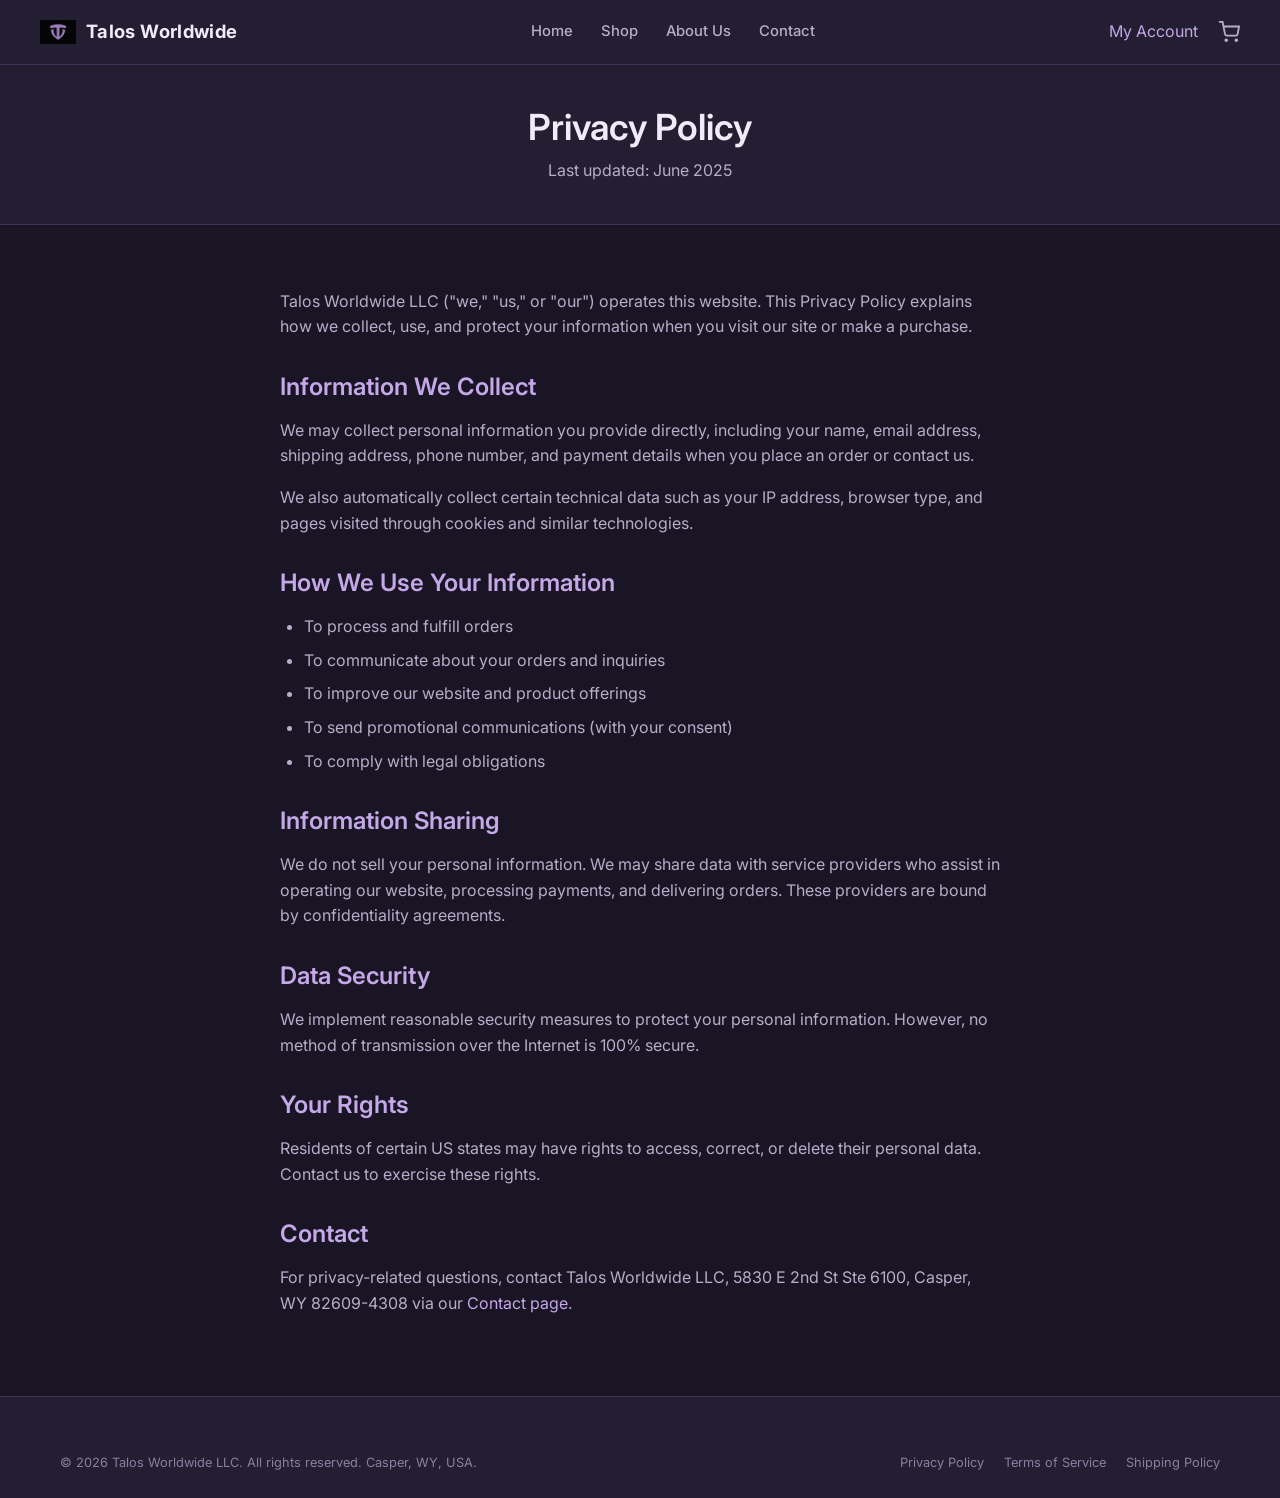
<file: privacy.html>
<!DOCTYPE html>
<html lang="en">
<head>
  <meta charset="UTF-8">
  <meta name="viewport" content="width=device-width, initial-scale=1.0">
  <title>Privacy Policy — Talos Worldwide LLC</title>
  <link rel="preconnect" href="https://fonts.googleapis.com">
  <link rel="preconnect" href="https://fonts.gstatic.com" crossorigin>
  <link href="https://fonts.googleapis.com/css2?family=Inter:wght@400;500;600;700&display=swap" rel="stylesheet">
  <link rel="stylesheet" href="css/styles.css">
  <link rel="icon" href="images/logo.png" type="image/png">
</head>
<body>

<header class="site-header">
  <div class="container header-inner">
    <a href="index.html" class="logo">
      <img src="images/logo.png" alt="Talos Worldwide LLC">
      Talos Worldwide
    </a>
    <nav class="main-nav">
      <a href="index.html">Home</a>
      <a href="shop.html">Shop</a>
      <a href="about.html">About Us</a>
      <a href="contact.html">Contact</a>
    </nav>
    <div class="header-actions">
      <a href="account.html" class="main-nav" style="display:flex;">My Account</a>
      <a href="cart.html" class="cart-link">
        <svg width="22" height="22" viewBox="0 0 24 24" fill="none" stroke="currentColor" stroke-width="2"><circle cx="9" cy="21" r="1"/><circle cx="20" cy="21" r="1"/><path d="M1 1h4l2.68 13.39a2 2 0 0 0 2 1.61h9.72a2 2 0 0 0 2-1.61L23 6H6"/></svg>
        <span class="cart-count">0</span>
      </a>
      <button class="mobile-menu-toggle" aria-label="Menu"><span></span><span></span><span></span></button>
    </div>
  </div>
  <nav class="mobile-nav container">
    <a href="index.html">Home</a><a href="shop.html">Shop</a><a href="about.html">About Us</a><a href="contact.html">Contact</a><a href="account.html">My Account</a><a href="cart.html">Cart</a>
  </nav>
</header>

<main>
  <div class="page-header">
    <div class="container"><h1>Privacy Policy</h1><p>Last updated: June 2025</p></div>
  </div>
  <section>
    <div class="container content-section">
      <p>Talos Worldwide LLC ("we," "us," or "our") operates this website. This Privacy Policy explains how we collect, use, and protect your information when you visit our site or make a purchase.</p>

      <h2>Information We Collect</h2>
      <p>We may collect personal information you provide directly, including your name, email address, shipping address, phone number, and payment details when you place an order or contact us.</p>
      <p>We also automatically collect certain technical data such as your IP address, browser type, and pages visited through cookies and similar technologies.</p>

      <h2>How We Use Your Information</h2>
      <ul>
        <li>To process and fulfill orders</li>
        <li>To communicate about your orders and inquiries</li>
        <li>To improve our website and product offerings</li>
        <li>To send promotional communications (with your consent)</li>
        <li>To comply with legal obligations</li>
      </ul>

      <h2>Information Sharing</h2>
      <p>We do not sell your personal information. We may share data with service providers who assist in operating our website, processing payments, and delivering orders. These providers are bound by confidentiality agreements.</p>

      <h2>Data Security</h2>
      <p>We implement reasonable security measures to protect your personal information. However, no method of transmission over the Internet is 100% secure.</p>

      <h2>Your Rights</h2>
      <p>Residents of certain US states may have rights to access, correct, or delete their personal data. Contact us to exercise these rights.</p>

      <h2>Contact</h2>
      <p>For privacy-related questions, contact Talos Worldwide LLC, 5830 E 2nd St Ste 6100, Casper, WY 82609-4308 via our <a href="contact.html">Contact page</a>.</p>
    </div>
  </section>
</main>

<footer class="site-footer">
  <div class="container">
    <div class="footer-bottom" style="border-top: none; padding-top: 0;">
      <p>&copy; <span class="copyright-year">2026</span> Talos Worldwide LLC. All rights reserved. Casper, WY, USA.</p>
      <div class="footer-legal">
        <a href="privacy.html">Privacy Policy</a>
        <a href="terms.html">Terms of Service</a>
        <a href="shipping.html">Shipping Policy</a>
      </div>
    </div>
  </div>
</footer>

<script src="https://code.jquery.com/jquery-3.7.1.min.js"></script>
<script src="js/products.js"></script>
<script src="js/cart.js"></script>
<script src="js/main.js"></script>
</body>
</html>
</file>
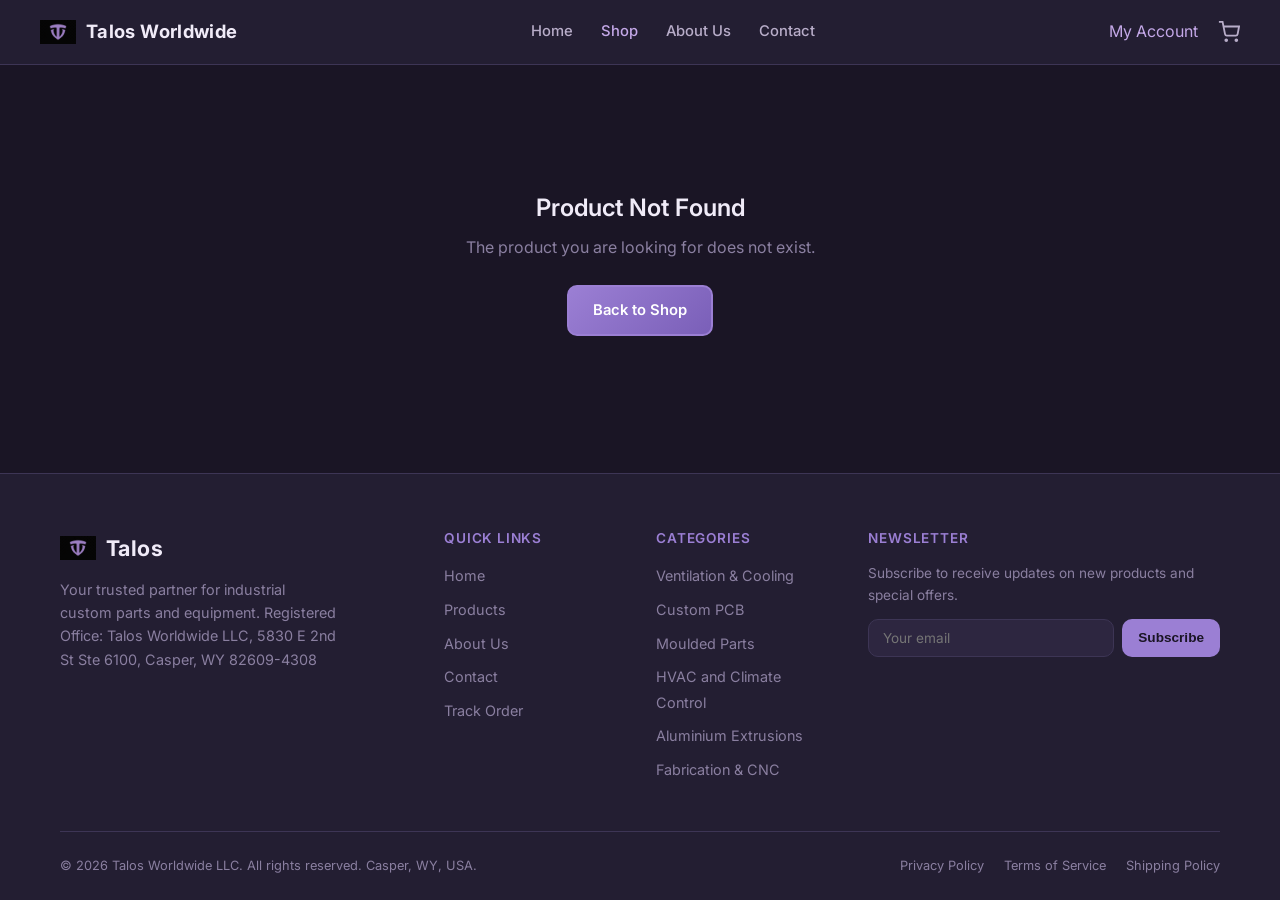
<file: product.html>
<!DOCTYPE html>
<html lang="en">
<head>
  <meta charset="UTF-8">
  <meta name="viewport" content="width=device-width, initial-scale=1.0">
  <title>Product — Talos Worldwide LLC</title>
  <link rel="preconnect" href="https://fonts.googleapis.com">
  <link rel="preconnect" href="https://fonts.gstatic.com" crossorigin>
  <link href="https://fonts.googleapis.com/css2?family=Inter:wght@400;500;600;700&display=swap" rel="stylesheet">
  <link rel="stylesheet" href="css/styles.css">
  <link rel="icon" href="images/logo.png" type="image/png">
</head>
<body>

<header class="site-header">
  <div class="container header-inner">
    <a href="index.html" class="logo">
      <img src="images/logo.png" alt="Talos Worldwide LLC">
      Talos Worldwide
    </a>
    <nav class="main-nav">
      <a href="index.html">Home</a>
      <a href="shop.html" class="active">Shop</a>
      <a href="about.html">About Us</a>
      <a href="contact.html">Contact</a>
    </nav>
    <div class="header-actions">
      <a href="account.html" class="main-nav" style="display:flex;">My Account</a>
      <a href="cart.html" class="cart-link">
        <svg width="22" height="22" viewBox="0 0 24 24" fill="none" stroke="currentColor" stroke-width="2"><circle cx="9" cy="21" r="1"/><circle cx="20" cy="21" r="1"/><path d="M1 1h4l2.68 13.39a2 2 0 0 0 2 1.61h9.72a2 2 0 0 0 2-1.61L23 6H6"/></svg>
        <span class="cart-count">0</span>
      </a>
      <button class="mobile-menu-toggle" aria-label="Menu">
        <span></span><span></span><span></span>
      </button>
    </div>
  </div>
  <nav class="mobile-nav container">
    <a href="index.html">Home</a>
    <a href="shop.html">Shop</a>
    <a href="about.html">About Us</a>
    <a href="contact.html">Contact</a>
    <a href="account.html">My Account</a>
    <a href="cart.html">Cart</a>
  </nav>
</header>

<main>
  <section>
    <div class="container" id="product-detail"></div>
  </section>
</main>

<footer class="site-footer">
  <div class="container">
    <div class="footer-grid">
      <div class="footer-brand">
        <a href="index.html" class="logo">
          <img src="images/logo.png" alt="Talos Worldwide LLC">
          Talos
        </a>
        <p>Your trusted partner for industrial custom parts and equipment. Registered Office: Talos Worldwide LLC, 5830 E 2nd St Ste 6100, Casper, WY 82609-4308</p>
      </div>
      <div class="footer-col">
        <h4>Quick Links</h4>
        <ul>
          <li><a href="index.html">Home</a></li>
          <li><a href="shop.html">Products</a></li>
          <li><a href="about.html">About Us</a></li>
          <li><a href="contact.html">Contact</a></li>
          <li><a href="track-order.html">Track Order</a></li>
        </ul>
      </div>
      <div class="footer-col">
        <h4>Categories</h4>
        <ul>
          <li><a href="shop.html?category=ventilation">Ventilation & Cooling</a></li>
          <li><a href="shop.html?category=custom-pcb">Custom PCB</a></li>
          <li><a href="shop.html?category=moulded">Moulded Parts</a></li>
          <li><a href="shop.html?category=hvac">HVAC and Climate Control</a></li>
          <li><a href="shop.html?category=aluminium">Aluminium Extrusions</a></li>
          <li><a href="shop.html?category=fabrication">Fabrication & CNC</a></li>        </ul>
      </div>
      <div class="footer-col">
        <h4>Newsletter</h4>
        <p style="color: var(--text-muted); font-size: 0.85rem;">Subscribe to receive updates on new products and special offers.</p>
        <form id="newsletter-form" class="newsletter-form">
          <div class="form-fields" style="display: contents;">
            <input type="email" placeholder="Your email" required>
            <button type="submit">Subscribe</button>
          </div>
          <div class="form-success">
            <h3>Thank you!</h3>
            <p style="color: var(--text-secondary);">You've been subscribed to our newsletter.</p>
          </div>
        </form>
      </div>
    </div>
    <div class="footer-bottom">
      <p>&copy; <span class="copyright-year">2026</span> Talos Worldwide LLC. All rights reserved. Casper, WY, USA.</p>
      <div class="footer-legal">
        <a href="privacy.html">Privacy Policy</a>
        <a href="terms.html">Terms of Service</a>
        <a href="shipping.html">Shipping Policy</a>
      </div>
    </div>
  </div>
</footer>

<script src="https://code.jquery.com/jquery-3.7.1.min.js"></script>
<script src="js/products.js"></script>
<script src="js/cart.js"></script>
<script src="js/main.js"></script>
</body>
</html>
</file>
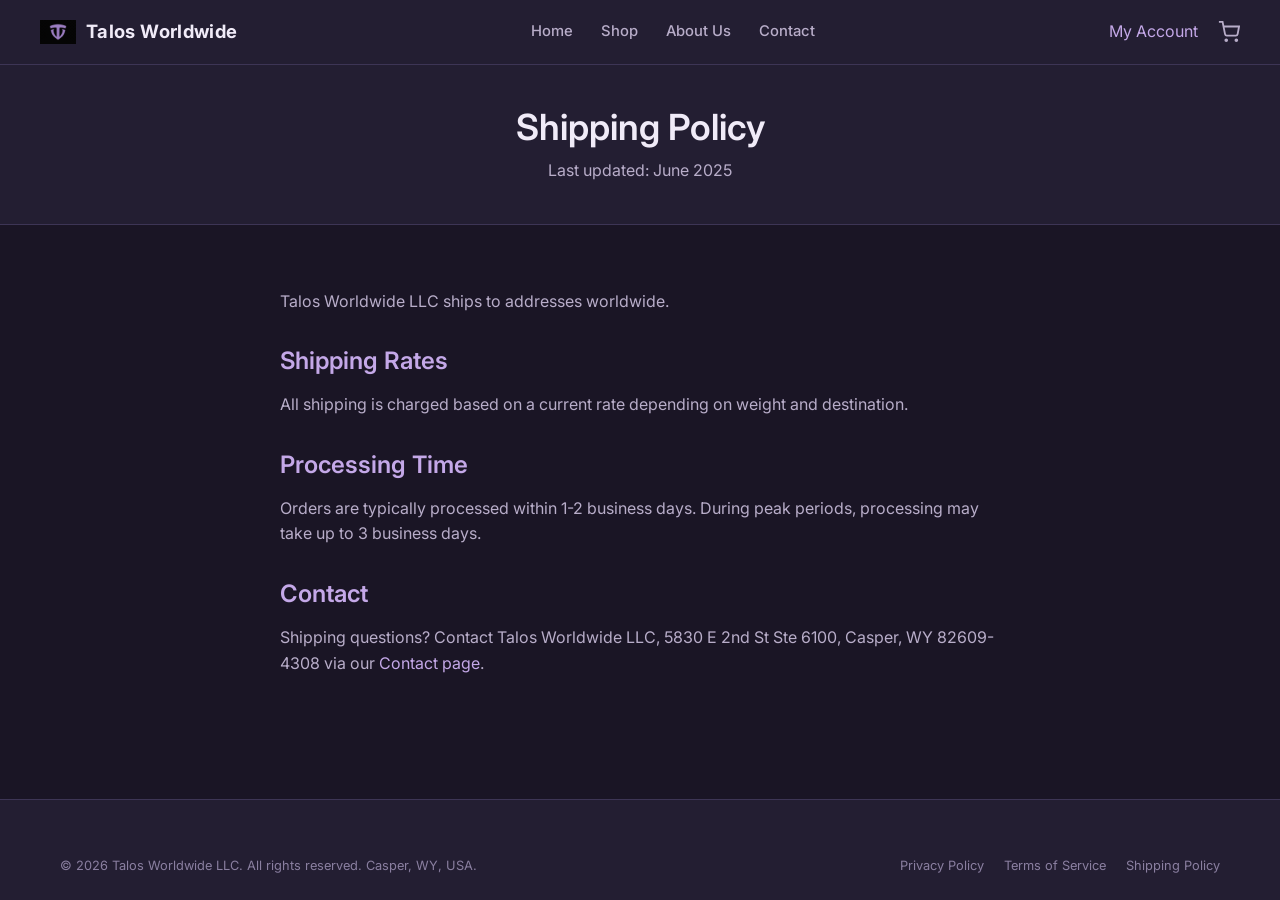
<file: shipping.html>
<!DOCTYPE html>
<html lang="en">
<head>
  <meta charset="UTF-8">
  <meta name="viewport" content="width=device-width, initial-scale=1.0">
  <title>Shipping Policy - Talos Worldwide LLC</title>
  <link rel="preconnect" href="https://fonts.googleapis.com">
  <link rel="preconnect" href="https://fonts.gstatic.com" crossorigin>
  <link href="https://fonts.googleapis.com/css2?family=Inter:wght@400;500;600;700&display=swap" rel="stylesheet">
  <link rel="stylesheet" href="css/styles.css">
  <link rel="icon" href="images/logo.png" type="image/png">
</head>
<body>

<header class="site-header">
  <div class="container header-inner">
    <a href="index.html" class="logo">
      <img src="images/logo.png" alt="Talos Worldwide LLC">
      Talos Worldwide
    </a>
    <nav class="main-nav">
      <a href="index.html">Home</a>
      <a href="shop.html">Shop</a>
      <a href="about.html">About Us</a>
      <a href="contact.html">Contact</a>
    </nav>
    <div class="header-actions">
      <a href="account.html" class="main-nav" style="display:flex;">My Account</a>
      <a href="cart.html" class="cart-link">
        <svg width="22" height="22" viewBox="0 0 24 24" fill="none" stroke="currentColor" stroke-width="2"><circle cx="9" cy="21" r="1"/><circle cx="20" cy="21" r="1"/><path d="M1 1h4l2.68 13.39a2 2 0 0 0 2 1.61h9.72a2 2 0 0 0 2-1.61L23 6H6"/></svg>
        <span class="cart-count">0</span>
      </a>
      <button class="mobile-menu-toggle" aria-label="Menu"><span></span><span></span><span></span></button>
    </div>
  </div>
  <nav class="mobile-nav container">
    <a href="index.html">Home</a><a href="shop.html">Shop</a><a href="about.html">About Us</a><a href="contact.html">Contact</a><a href="account.html">My Account</a><a href="cart.html">Cart</a>
  </nav>
</header>

<main>
  <div class="page-header">
    <div class="container"><h1>Shipping Policy</h1><p>Last updated: June 2025</p></div>
  </div>
  <section>
    <div class="container content-section">
      <p>Talos Worldwide LLC ships to addresses worldwide.</p>

      <h2>Shipping Rates</h2>
      <p>All shipping is charged based on a current rate depending on weight and destination.</p>

      <h2>Processing Time</h2>
      <p>Orders are typically processed within 1-2 business days. During peak periods, processing may take up to 3 business days.</p>

      <h2>Contact</h2>
      <p>Shipping questions? Contact Talos Worldwide LLC, 5830 E 2nd St Ste 6100, Casper, WY 82609-4308 via our <a href="contact.html">Contact page</a>.</p>
    </div>
  </section>
</main>

<footer class="site-footer">
  <div class="container">
    <div class="footer-bottom" style="border-top: none; padding-top: 0;">
      <p>&copy; <span class="copyright-year">2026</span> Talos Worldwide LLC. All rights reserved. Casper, WY, USA.</p>
      <div class="footer-legal">
        <a href="privacy.html">Privacy Policy</a>
        <a href="terms.html">Terms of Service</a>
        <a href="shipping.html">Shipping Policy</a>
      </div>
    </div>
  </div>
</footer>

<script src="https://code.jquery.com/jquery-3.7.1.min.js"></script>
<script src="js/products.js"></script>
<script src="js/cart.js"></script>
<script src="js/main.js"></script>
</body>
</html>
</file>
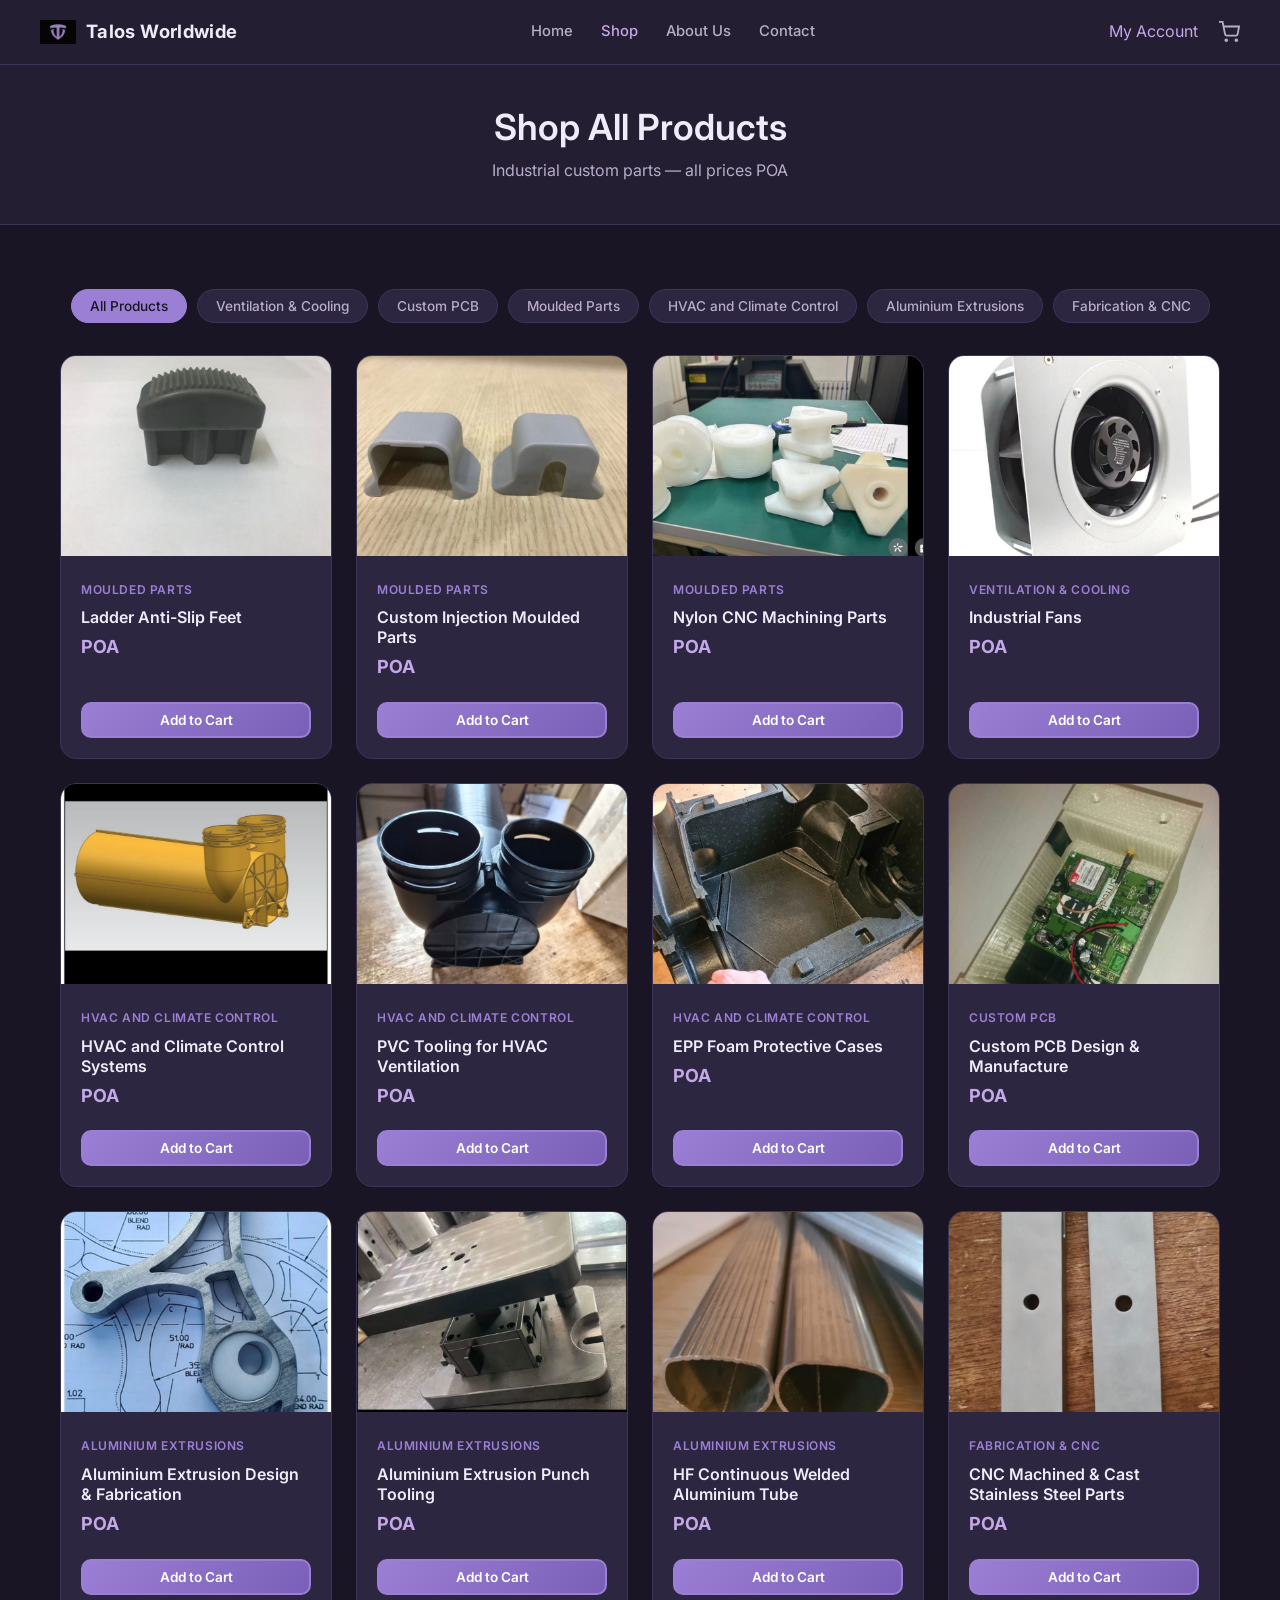
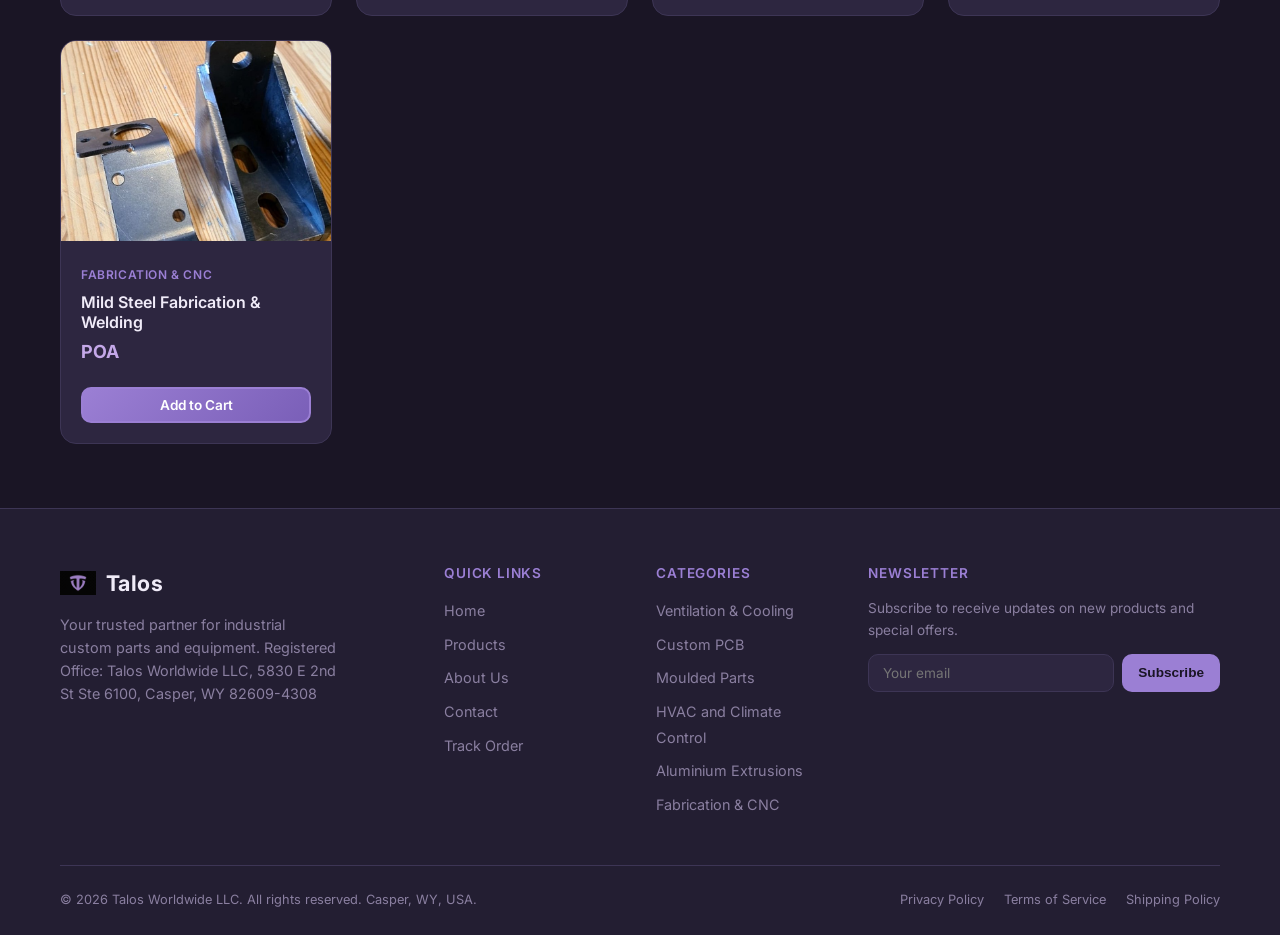
<file: shop.html>
<!DOCTYPE html>
<html lang="en">
<head>
  <meta charset="UTF-8">
  <meta name="viewport" content="width=device-width, initial-scale=1.0">
  <title>Shop — Talos Worldwide LLC</title>
  <link rel="preconnect" href="https://fonts.googleapis.com">
  <link rel="preconnect" href="https://fonts.gstatic.com" crossorigin>
  <link href="https://fonts.googleapis.com/css2?family=Inter:wght@400;500;600;700&display=swap" rel="stylesheet">
  <link rel="stylesheet" href="css/styles.css">
  <link rel="icon" href="images/logo.png" type="image/png">
</head>
<body>

<header class="site-header">
  <div class="container header-inner">
    <a href="index.html" class="logo">
      <img src="images/logo.png" alt="Talos Worldwide LLC">
      Talos Worldwide
    </a>
    <nav class="main-nav">
      <a href="index.html">Home</a>
      <a href="shop.html" class="active">Shop</a>
      <a href="about.html">About Us</a>
      <a href="contact.html">Contact</a>
    </nav>
    <div class="header-actions">
      <a href="account.html" class="main-nav" style="display:flex;">My Account</a>
      <a href="cart.html" class="cart-link">
        <svg width="22" height="22" viewBox="0 0 24 24" fill="none" stroke="currentColor" stroke-width="2"><circle cx="9" cy="21" r="1"/><circle cx="20" cy="21" r="1"/><path d="M1 1h4l2.68 13.39a2 2 0 0 0 2 1.61h9.72a2 2 0 0 0 2-1.61L23 6H6"/></svg>
        <span class="cart-count">0</span>
      </a>
      <button class="mobile-menu-toggle" aria-label="Menu">
        <span></span><span></span><span></span>
      </button>
    </div>
  </div>
  <nav class="mobile-nav container">
    <a href="index.html">Home</a>
    <a href="shop.html">Shop</a>
    <a href="about.html">About Us</a>
    <a href="contact.html">Contact</a>
    <a href="account.html">My Account</a>
    <a href="cart.html">Cart</a>
  </nav>
</header>

<main>
  <div class="page-header">
    <div class="container">
      <h1>Shop All Products</h1>
      <p>Industrial custom parts — all prices POA</p>
    </div>
  </div>

  <section>
    <div class="container">
      <div class="shop-filters">
        <button class="filter-btn active" data-category="">All Products</button>
        <button class="filter-btn" data-category="ventilation">Ventilation & Cooling</button>
        <button class="filter-btn" data-category="custom-pcb">Custom PCB</button>
        <button class="filter-btn" data-category="moulded">Moulded Parts</button>
        <button class="filter-btn" data-category="hvac">HVAC and Climate Control</button>
        <button class="filter-btn" data-category="aluminium">Aluminium Extrusions</button>
        <button class="filter-btn" data-category="fabrication">Fabrication & CNC</button>
      </div>
      <div class="product-grid" id="products-grid"></div>
    </div>
  </section>
</main>

<footer class="site-footer">
  <div class="container">
    <div class="footer-grid">
      <div class="footer-brand">
        <a href="index.html" class="logo">
          <img src="images/logo.png" alt="Talos Worldwide LLC">
          Talos
        </a>
        <p>Your trusted partner for industrial custom parts and equipment. Registered Office: Talos Worldwide LLC, 5830 E 2nd St Ste 6100, Casper, WY 82609-4308</p>
      </div>
      <div class="footer-col">
        <h4>Quick Links</h4>
        <ul>
          <li><a href="index.html">Home</a></li>
          <li><a href="shop.html">Products</a></li>
          <li><a href="about.html">About Us</a></li>
          <li><a href="contact.html">Contact</a></li>
          <li><a href="track-order.html">Track Order</a></li>
        </ul>
      </div>
      <div class="footer-col">
        <h4>Categories</h4>
        <ul>
          <li><a href="shop.html?category=ventilation">Ventilation & Cooling</a></li>
          <li><a href="shop.html?category=custom-pcb">Custom PCB</a></li>
          <li><a href="shop.html?category=moulded">Moulded Parts</a></li>
          <li><a href="shop.html?category=hvac">HVAC and Climate Control</a></li>
          <li><a href="shop.html?category=aluminium">Aluminium Extrusions</a></li>
          <li><a href="shop.html?category=fabrication">Fabrication & CNC</a></li>        </ul>
      </div>
      <div class="footer-col">
        <h4>Newsletter</h4>
        <p style="color: var(--text-muted); font-size: 0.85rem;">Subscribe to receive updates on new products and special offers.</p>
        <form id="newsletter-form" class="newsletter-form">
          <div class="form-fields" style="display: contents;">
            <input type="email" placeholder="Your email" required>
            <button type="submit">Subscribe</button>
          </div>
          <div class="form-success">
            <h3>Thank you!</h3>
            <p style="color: var(--text-secondary);">You've been subscribed to our newsletter.</p>
          </div>
        </form>
      </div>
    </div>
    <div class="footer-bottom">
      <p>&copy; <span class="copyright-year">2026</span> Talos Worldwide LLC. All rights reserved. Casper, WY, USA.</p>
      <div class="footer-legal">
        <a href="privacy.html">Privacy Policy</a>
        <a href="terms.html">Terms of Service</a>
        <a href="shipping.html">Shipping Policy</a>
      </div>
    </div>
  </div>
</footer>

<script src="https://code.jquery.com/jquery-3.7.1.min.js"></script>
<script src="js/products.js"></script>
<script src="js/cart.js"></script>
<script src="js/main.js"></script>
</body>
</html>
</file>
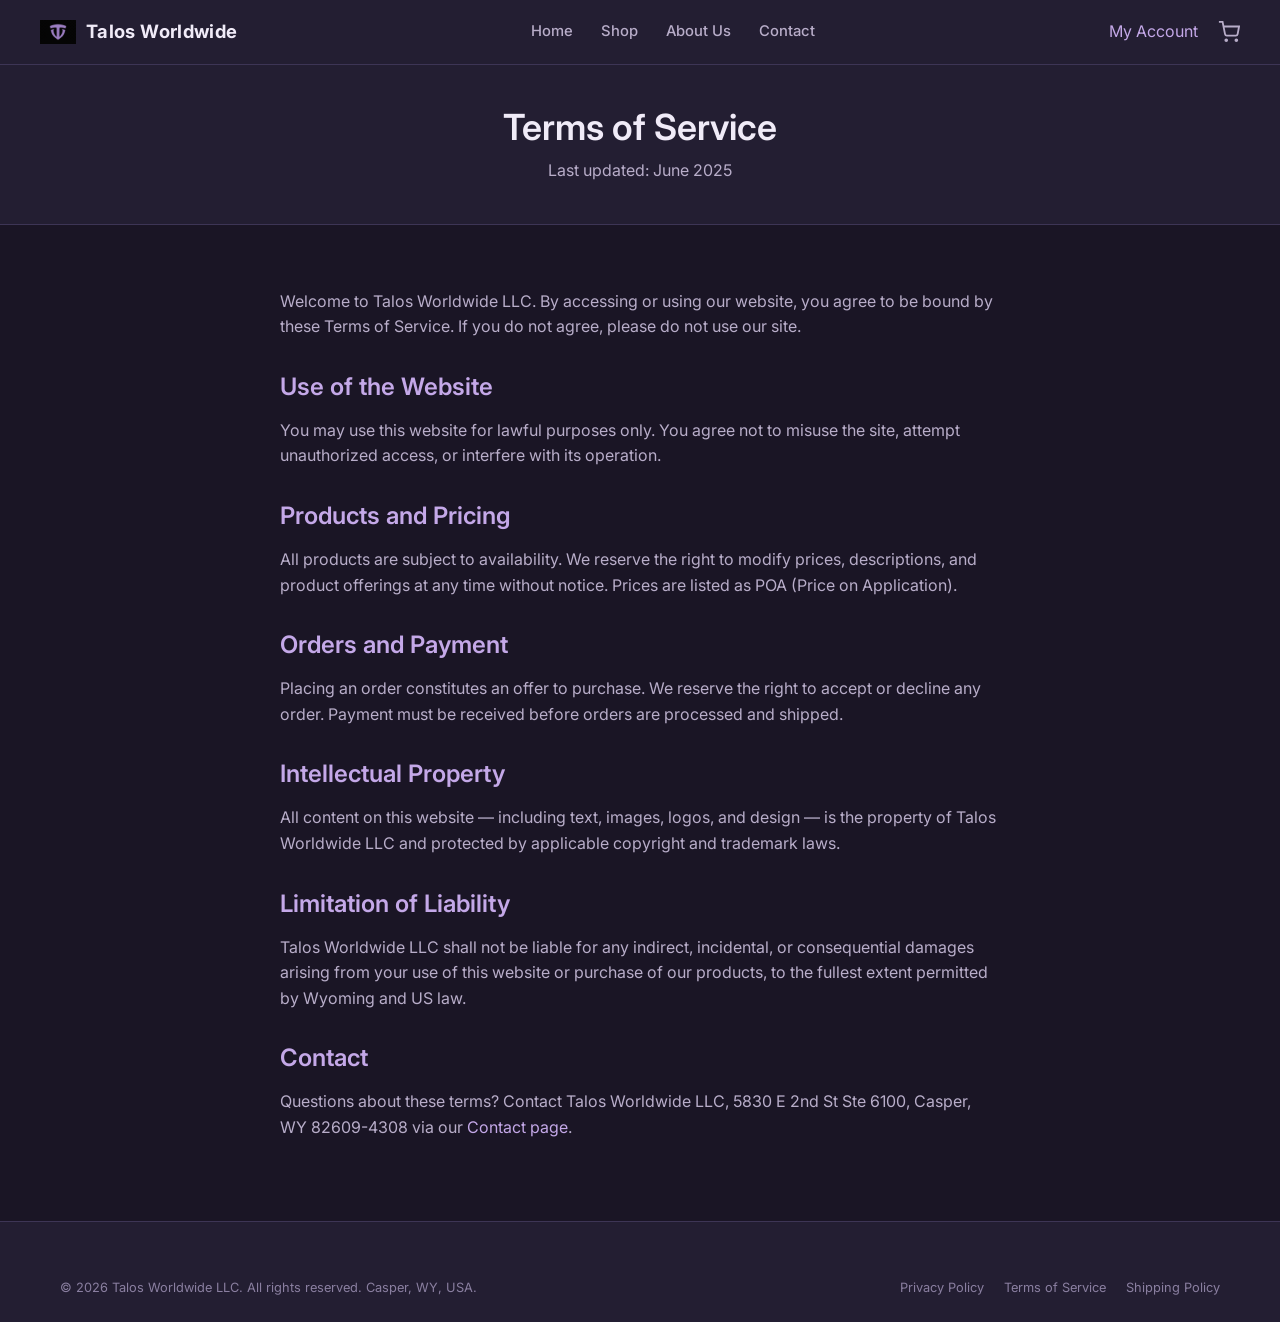
<file: terms.html>
<!DOCTYPE html>
<html lang="en">
<head>
  <meta charset="UTF-8">
  <meta name="viewport" content="width=device-width, initial-scale=1.0">
  <title>Terms of Service — Talos Worldwide LLC</title>
  <link rel="preconnect" href="https://fonts.googleapis.com">
  <link rel="preconnect" href="https://fonts.gstatic.com" crossorigin>
  <link href="https://fonts.googleapis.com/css2?family=Inter:wght@400;500;600;700&display=swap" rel="stylesheet">
  <link rel="stylesheet" href="css/styles.css">
  <link rel="icon" href="images/logo.png" type="image/png">
</head>
<body>

<header class="site-header">
  <div class="container header-inner">
    <a href="index.html" class="logo">
      <img src="images/logo.png" alt="Talos Worldwide LLC">
      Talos Worldwide
    </a>
    <nav class="main-nav">
      <a href="index.html">Home</a>
      <a href="shop.html">Shop</a>
      <a href="about.html">About Us</a>
      <a href="contact.html">Contact</a>
    </nav>
    <div class="header-actions">
      <a href="account.html" class="main-nav" style="display:flex;">My Account</a>
      <a href="cart.html" class="cart-link">
        <svg width="22" height="22" viewBox="0 0 24 24" fill="none" stroke="currentColor" stroke-width="2"><circle cx="9" cy="21" r="1"/><circle cx="20" cy="21" r="1"/><path d="M1 1h4l2.68 13.39a2 2 0 0 0 2 1.61h9.72a2 2 0 0 0 2-1.61L23 6H6"/></svg>
        <span class="cart-count">0</span>
      </a>
      <button class="mobile-menu-toggle" aria-label="Menu"><span></span><span></span><span></span></button>
    </div>
  </div>
  <nav class="mobile-nav container">
    <a href="index.html">Home</a><a href="shop.html">Shop</a><a href="about.html">About Us</a><a href="contact.html">Contact</a><a href="account.html">My Account</a><a href="cart.html">Cart</a>
  </nav>
</header>

<main>
  <div class="page-header">
    <div class="container"><h1>Terms of Service</h1><p>Last updated: June 2025</p></div>
  </div>
  <section>
    <div class="container content-section">
      <p>Welcome to Talos Worldwide LLC. By accessing or using our website, you agree to be bound by these Terms of Service. If you do not agree, please do not use our site.</p>

      <h2>Use of the Website</h2>
      <p>You may use this website for lawful purposes only. You agree not to misuse the site, attempt unauthorized access, or interfere with its operation.</p>

      <h2>Products and Pricing</h2>
      <p>All products are subject to availability. We reserve the right to modify prices, descriptions, and product offerings at any time without notice. Prices are listed as POA (Price on Application).</p>

      <h2>Orders and Payment</h2>
      <p>Placing an order constitutes an offer to purchase. We reserve the right to accept or decline any order. Payment must be received before orders are processed and shipped.</p>

      <h2>Intellectual Property</h2>
      <p>All content on this website — including text, images, logos, and design — is the property of Talos Worldwide LLC and protected by applicable copyright and trademark laws.</p>

      <h2>Limitation of Liability</h2>
      <p>Talos Worldwide LLC shall not be liable for any indirect, incidental, or consequential damages arising from your use of this website or purchase of our products, to the fullest extent permitted by Wyoming and US law.</p>

      <h2>Contact</h2>
      <p>Questions about these terms? Contact Talos Worldwide LLC, 5830 E 2nd St Ste 6100, Casper, WY 82609-4308 via our <a href="contact.html">Contact page</a>.</p>
    </div>
  </section>
</main>

<footer class="site-footer">
  <div class="container">
    <div class="footer-bottom" style="border-top: none; padding-top: 0;">
      <p>&copy; <span class="copyright-year">2026</span> Talos Worldwide LLC. All rights reserved. Casper, WY, USA.</p>
      <div class="footer-legal">
        <a href="privacy.html">Privacy Policy</a>
        <a href="terms.html">Terms of Service</a>
        <a href="shipping.html">Shipping Policy</a>
      </div>
    </div>
  </div>
</footer>

<script src="https://code.jquery.com/jquery-3.7.1.min.js"></script>
<script src="js/products.js"></script>
<script src="js/cart.js"></script>
<script src="js/main.js"></script>
</body>
</html>
</file>
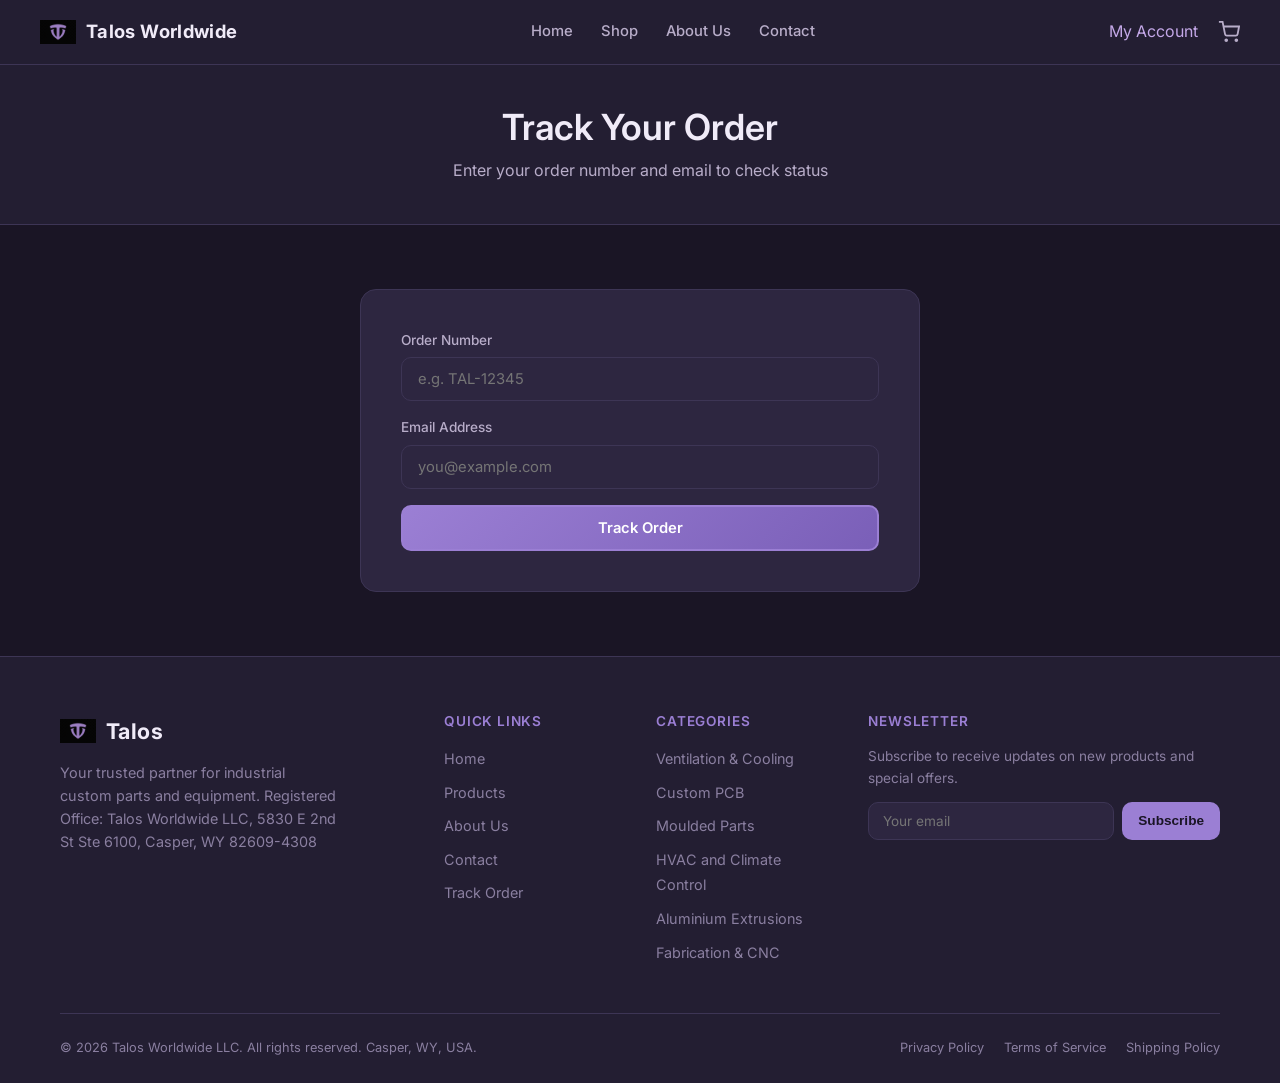
<file: track-order.html>
<!DOCTYPE html>
<html lang="en">
<head>
  <meta charset="UTF-8">
  <meta name="viewport" content="width=device-width, initial-scale=1.0">
  <title>Track Order — Talos Worldwide LLC</title>
  <link rel="preconnect" href="https://fonts.googleapis.com">
  <link rel="preconnect" href="https://fonts.gstatic.com" crossorigin>
  <link href="https://fonts.googleapis.com/css2?family=Inter:wght@400;500;600;700&display=swap" rel="stylesheet">
  <link rel="stylesheet" href="css/styles.css">
  <link rel="icon" href="images/logo.png" type="image/png">
</head>
<body>

<header class="site-header">
  <div class="container header-inner">
    <a href="index.html" class="logo">
      <img src="images/logo.png" alt="Talos Worldwide LLC">
      Talos Worldwide
    </a>
    <nav class="main-nav">
      <a href="index.html">Home</a>
      <a href="shop.html">Shop</a>
      <a href="about.html">About Us</a>
      <a href="contact.html">Contact</a>
    </nav>
    <div class="header-actions">
      <a href="account.html" class="main-nav" style="display:flex;">My Account</a>
      <a href="cart.html" class="cart-link">
        <svg width="22" height="22" viewBox="0 0 24 24" fill="none" stroke="currentColor" stroke-width="2"><circle cx="9" cy="21" r="1"/><circle cx="20" cy="21" r="1"/><path d="M1 1h4l2.68 13.39a2 2 0 0 0 2 1.61h9.72a2 2 0 0 0 2-1.61L23 6H6"/></svg>
        <span class="cart-count">0</span>
      </a>
      <button class="mobile-menu-toggle" aria-label="Menu">
        <span></span><span></span><span></span>
      </button>
    </div>
  </div>
  <nav class="mobile-nav container">
    <a href="index.html">Home</a>
    <a href="shop.html">Shop</a>
    <a href="about.html">About Us</a>
    <a href="contact.html">Contact</a>
    <a href="account.html">My Account</a>
    <a href="cart.html">Cart</a>
  </nav>
</header>

<main>
  <div class="page-header">
    <div class="container">
      <h1>Track Your Order</h1>
      <p>Enter your order number and email to check status</p>
    </div>
  </div>

  <section>
    <div class="container">
      <div class="form-card">
        <form id="track-order-form">
          <div class="form-group">
            <label for="order-number">Order Number</label>
            <input type="text" id="order-number" name="order-number" required placeholder="e.g. TAL-12345">
          </div>
          <div class="form-group">
            <label for="track-email">Email Address</label>
            <input type="email" id="track-email" name="email" required placeholder="you@example.com">
          </div>
          <button type="submit" class="btn btn-primary btn-block">Track Order</button>
          <div class="form-error">
            <strong>Order Not Found</strong><br>
            We couldn't find an order matching that number and email. Please check your details and try again.
          </div>
        </form>
      </div>
    </div>
  </section>
</main>

<footer class="site-footer">
  <div class="container">
    <div class="footer-grid">
      <div class="footer-brand">
        <a href="index.html" class="logo">
          <img src="images/logo.png" alt="Talos Worldwide LLC">
          Talos
        </a>
        <p>Your trusted partner for industrial custom parts and equipment. Registered Office: Talos Worldwide LLC, 5830 E 2nd St Ste 6100, Casper, WY 82609-4308</p>
      </div>
      <div class="footer-col">
        <h4>Quick Links</h4>
        <ul>
          <li><a href="index.html">Home</a></li>
          <li><a href="shop.html">Products</a></li>
          <li><a href="about.html">About Us</a></li>
          <li><a href="contact.html">Contact</a></li>
          <li><a href="track-order.html">Track Order</a></li>
        </ul>
      </div>
      <div class="footer-col">
        <h4>Categories</h4>
        <ul>
          <li><a href="shop.html?category=ventilation">Ventilation & Cooling</a></li>
          <li><a href="shop.html?category=custom-pcb">Custom PCB</a></li>
          <li><a href="shop.html?category=moulded">Moulded Parts</a></li>
          <li><a href="shop.html?category=hvac">HVAC and Climate Control</a></li>
          <li><a href="shop.html?category=aluminium">Aluminium Extrusions</a></li>
          <li><a href="shop.html?category=fabrication">Fabrication & CNC</a></li>        </ul>
      </div>
      <div class="footer-col">
        <h4>Newsletter</h4>
        <p style="color: var(--text-muted); font-size: 0.85rem;">Subscribe to receive updates on new products and special offers.</p>
        <form id="newsletter-form" class="newsletter-form">
          <div class="form-fields" style="display: contents;">
            <input type="email" placeholder="Your email" required>
            <button type="submit">Subscribe</button>
          </div>
          <div class="form-success">
            <h3>Thank you!</h3>
            <p style="color: var(--text-secondary);">You've been subscribed to our newsletter.</p>
          </div>
        </form>
      </div>
    </div>
    <div class="footer-bottom">
      <p>&copy; <span class="copyright-year">2026</span> Talos Worldwide LLC. All rights reserved. Casper, WY, USA.</p>
      <div class="footer-legal">
        <a href="privacy.html">Privacy Policy</a>
        <a href="terms.html">Terms of Service</a>
        <a href="shipping.html">Shipping Policy</a>
      </div>
    </div>
  </div>
</footer>

<script src="https://code.jquery.com/jquery-3.7.1.min.js"></script>
<script src="js/products.js"></script>
<script src="js/cart.js"></script>
<script src="js/main.js"></script>
</body>
</html>
</file>
<file: css/styles.css>
﻿/* Talos Worldwide LLC — Dark Lilac Theme */
:root {
  --bg-primary: #1a1525;
  --bg-secondary: #231e32;
  --bg-card: #2d2640;
  --bg-card-hover: #362f4d;
  --accent: #9b7fd4;
  --accent-light: #c4a8e8;
  --accent-dark: #7a5fb8;
  --text-primary: #f0ebf8;
  --text-secondary: #b8adc9;
  --text-muted: #8a7fa0;
  --border: #3d3555;
  --success: #6dd4a0;
  --error: #e87b7b;
  --radius: 10px;
  --radius-lg: 16px;
  --shadow: 0 4px 24px rgba(0, 0, 0, 0.35);
  --transition: 0.25s ease;
  --font: 'Inter', -apple-system, BlinkMacSystemFont, 'Segoe UI', sans-serif;
  --max-width: 1200px;
}

*, *::before, *::after { box-sizing: border-box; margin: 0; padding: 0; }

html { scroll-behavior: smooth; }

body {
  font-family: var(--font);
  background: var(--bg-primary);
  color: var(--text-primary);
  line-height: 1.6;
  min-height: 100vh;
  display: flex;
  flex-direction: column;
}

img { max-width: 100%; height: auto; display: block; }

a { color: var(--accent-light); text-decoration: none; transition: color var(--transition); }
a:hover { color: var(--accent); }

h1, h2, h3, h4 { line-height: 1.25; font-weight: 600; }

.container {
  width: 100%;
  max-width: var(--max-width);
  margin: 0 auto;
  padding: 0 1.25rem;
}

/* Header */
.site-header {
  background: var(--bg-secondary);
  border-bottom: 1px solid var(--border);
  position: sticky;
  top: 0;
  z-index: 100;
}

.header-inner {
  display: flex;
  align-items: center;
  justify-content: space-between;
  padding: 0.875rem 0;
  gap: 1rem;
}

.logo {
  display: flex;
  align-items: center;
  gap: 0.625rem;
  font-size: 1.35rem;
  font-weight: 700;
  color: var(--text-primary);
  letter-spacing: 0.02em;
}

.logo img { width: 36px; height: 36px; object-fit: contain; }
.logo:hover { color: var(--accent-light); }

.site-header .logo { font-size: 1.15rem; white-space: nowrap; }

@media (max-width: 600px) {
  .site-header .logo { font-size: 0.95rem; }
}

.main-nav { display: flex; align-items: center; gap: 1.75rem; }
.main-nav a {
  color: var(--text-secondary);
  font-size: 0.925rem;
  font-weight: 500;
}
.main-nav a:hover, .main-nav a.active { color: var(--accent-light); }

.header-actions { display: flex; align-items: center; gap: 1.25rem; }

.cart-link {
  position: relative;
  color: var(--text-secondary);
  display: flex;
  align-items: center;
  gap: 0.375rem;
}
.cart-link:hover { color: var(--accent-light); }

.cart-count {
  background: var(--accent);
  color: var(--bg-primary);
  font-size: 0.7rem;
  font-weight: 700;
  width: 18px;
  height: 18px;
  border-radius: 50%;
  display: none;
  align-items: center;
  justify-content: center;
}
.cart-count.visible { display: flex; }

.mobile-menu-toggle {
  display: none;
  background: none;
  border: none;
  cursor: pointer;
  padding: 0.25rem;
  flex-direction: column;
  gap: 5px;
}
.mobile-menu-toggle span {
  display: block;
  width: 24px;
  height: 2px;
  background: var(--text-primary);
  transition: var(--transition);
}
.mobile-menu-toggle.active span:nth-child(1) { transform: rotate(45deg) translate(5px, 5px); }
.mobile-menu-toggle.active span:nth-child(2) { opacity: 0; }
.mobile-menu-toggle.active span:nth-child(3) { transform: rotate(-45deg) translate(5px, -5px); }

.mobile-nav {
  display: none;
  flex-direction: column;
  padding: 1rem 0;
  border-top: 1px solid var(--border);
  gap: 0.75rem;
}
.mobile-nav.open { display: flex; }
.mobile-nav a { color: var(--text-secondary); padding: 0.5rem 0; font-weight: 500; }

/* Buttons */
.btn {
  display: inline-flex;
  align-items: center;
  justify-content: center;
  padding: 0.75rem 1.5rem;
  border-radius: var(--radius);
  font-family: var(--font);
  font-size: 0.925rem;
  font-weight: 600;
  cursor: pointer;
  border: 2px solid transparent;
  transition: all var(--transition);
  text-align: center;
}

.btn-primary {
  background: linear-gradient(135deg, var(--accent), var(--accent-dark));
  color: #fff;
  border-color: var(--accent);
}
.btn-primary:hover {
  background: linear-gradient(135deg, var(--accent-light), var(--accent));
  box-shadow: 0 0 20px rgba(155, 127, 212, 0.35);
  color: #fff;
}

.btn-outline {
  background: transparent;
  color: var(--accent-light);
  border-color: var(--accent);
}
.btn-outline:hover { background: rgba(155, 127, 212, 0.12); color: var(--accent-light); }

.btn-sm { padding: 0.5rem 1rem; font-size: 0.85rem; }
.btn-lg { padding: 0.875rem 2rem; font-size: 1rem; }
.btn-block { width: 100%; }

.add-to-cart-btn.added { background: var(--success); border-color: var(--success); }

/* Hero */
.hero {
  position: relative;
  min-height: 520px;
  display: flex;
  align-items: center;
  overflow: hidden;
}

.hero-bg {
  position: absolute;
  inset: 0;
  background-size: cover;
  background-position: center;
  filter: brightness(0.45);
}

.hero-bg::after {
  content: '';
  position: absolute;
  inset: 0;
  background: linear-gradient(135deg, rgba(26, 21, 37, 0.92) 0%, rgba(45, 38, 64, 0.75) 50%, rgba(122, 95, 184, 0.25) 100%);
}

.hero-content {
  position: relative;
  z-index: 1;
  max-width: 640px;
  padding: 4rem 0;
}

.hero h1 {
  font-size: clamp(2rem, 5vw, 3.25rem);
  margin-bottom: 1.25rem;
  background: linear-gradient(135deg, var(--text-primary), var(--accent-light));
  -webkit-background-clip: text;
  -webkit-text-fill-color: transparent;
  background-clip: text;
}

.hero p {
  font-size: 1.125rem;
  color: var(--text-secondary);
  margin-bottom: 2rem;
  max-width: 520px;
}

.hero-actions { display: flex; gap: 1rem; flex-wrap: wrap; }

/* Sections */
section { padding: 4rem 0; }
.section-header {
  text-align: center;
  margin-bottom: 2.5rem;
}
.section-header h2 { font-size: 2rem; margin-bottom: 0.5rem; }
.section-header p { color: var(--text-secondary); max-width: 560px; margin: 0 auto; }

/* Category Grid */
.category-grid {
  display: grid;
  grid-template-columns: repeat(auto-fill, minmax(210px, 1fr));
  gap: 1.25rem;
}

.category-card {
  background: var(--bg-card);
  border-radius: var(--radius-lg);
  overflow: hidden;
  border: 1px solid var(--border);
  transition: all var(--transition);
}
.category-card:hover {
  transform: translateY(-4px);
  border-color: var(--accent);
  box-shadow: var(--shadow);
}

.category-card-link { display: block; color: inherit; }
.category-card-image { height: 160px; overflow: hidden; }
.category-card-image img { width: 100%; height: 100%; object-fit: cover; transition: transform var(--transition); }
.category-card:hover .category-card-image img { transform: scale(1.05); }

.category-card-body { padding: 1.25rem; }
.category-card-body h3 { font-size: 1rem; margin-bottom: 0.375rem; }
.category-card-body p { font-size: 0.85rem; color: var(--text-muted); margin-bottom: 0.75rem; }
.category-card-body .shop-link { font-size: 0.85rem; font-weight: 600; color: var(--accent); }

/* Product Grid */
.product-grid {
  display: grid;
  grid-template-columns: repeat(auto-fill, minmax(240px, 1fr));
  gap: 1.5rem;
}

.product-card {
  background: var(--bg-card);
  border-radius: var(--radius-lg);
  border: 1px solid var(--border);
  overflow: hidden;
  display: flex;
  flex-direction: column;
  transition: all var(--transition);
}
.product-card:hover { border-color: var(--accent-dark); box-shadow: var(--shadow); }

.product-card-link { color: inherit; flex: 1; }
.product-card-image {
  height: 200px;
  background: var(--bg-secondary);
  overflow: hidden;
}
.product-card-image img { width: 100%; height: 100%; object-fit: cover; }

.product-card-body { padding: 1.25rem; }
.product-category { font-size: 0.75rem; color: var(--accent); text-transform: uppercase; letter-spacing: 0.05em; font-weight: 600; }
.product-name { font-size: 1rem; margin: 0.375rem 0; color: var(--text-primary); }
.product-price { font-size: 1.125rem; font-weight: 700; color: var(--accent-light); }

.product-card .add-to-cart-btn { margin: 0 1.25rem 1.25rem; }

/* Promo Banner */
.promo-banner {
  background: linear-gradient(135deg, var(--bg-card) 0%, rgba(122, 95, 184, 0.3) 100%);
  border: 1px solid var(--accent-dark);
  border-radius: var(--radius-lg);
  padding: 3rem;
  display: flex;
  align-items: center;
  justify-content: space-between;
  gap: 2rem;
  flex-wrap: wrap;
}

.promo-badge {
  display: inline-block;
  background: var(--accent);
  color: var(--bg-primary);
  font-size: 0.75rem;
  font-weight: 700;
  padding: 0.25rem 0.75rem;
  border-radius: 20px;
  margin-bottom: 0.75rem;
  text-transform: uppercase;
  letter-spacing: 0.05em;
}

.promo-banner h2 { font-size: 1.75rem; margin-bottom: 0.5rem; }
.promo-banner p { color: var(--text-secondary); max-width: 480px; }

/* Trust Badges */
.trust-grid {
  display: grid;
  grid-template-columns: repeat(auto-fill, minmax(220px, 1fr));
  gap: 1.5rem;
}

.trust-item {
  text-align: center;
  padding: 1.5rem;
  background: var(--bg-card);
  border-radius: var(--radius);
  border: 1px solid var(--border);
}

.trust-icon {
  width: 48px;
  height: 48px;
  margin: 0 auto 1rem;
  background: rgba(155, 127, 212, 0.15);
  border-radius: 50%;
  display: flex;
  align-items: center;
  justify-content: center;
  font-size: 1.25rem;
}

.trust-item h3 { font-size: 1rem; margin-bottom: 0.375rem; }
.trust-item p { font-size: 0.85rem; color: var(--text-muted); }

/* Page Header */
.page-header {
  background: var(--bg-secondary);
  border-bottom: 1px solid var(--border);
  padding: 2.5rem 0;
  text-align: center;
}
.page-header h1 { font-size: 2.25rem; margin-bottom: 0.5rem; }
.page-header p { color: var(--text-secondary); }

/* Shop Filters */
.shop-filters {
  display: flex;
  flex-wrap: wrap;
  gap: 0.625rem;
  margin-bottom: 2rem;
  justify-content: center;
}

.filter-btn {
  padding: 0.5rem 1.125rem;
  border-radius: 20px;
  border: 1px solid var(--border);
  background: var(--bg-card);
  color: var(--text-secondary);
  font-family: var(--font);
  font-size: 0.85rem;
  font-weight: 500;
  cursor: pointer;
  transition: all var(--transition);
}
.filter-btn:hover, .filter-btn.active {
  background: var(--accent);
  color: var(--bg-primary);
  border-color: var(--accent);
}

/* Product Detail */
.product-detail-grid {
  display: grid;
  grid-template-columns: 1fr 1fr;
  gap: 3rem;
  align-items: start;
}

.product-detail-image {
  background: var(--bg-card);
  border-radius: var(--radius-lg);
  border: 1px solid var(--border);
  overflow: hidden;
  aspect-ratio: 1;
}
.product-detail-image img { width: 100%; height: 100%; object-fit: cover; }

.product-detail-info h1 { font-size: 2rem; margin: 0.5rem 0 1rem; }
.product-detail-price { font-size: 1.75rem; font-weight: 700; color: var(--accent-light); margin-bottom: 1.25rem; }
.product-detail-desc { color: var(--text-secondary); margin-bottom: 2rem; line-height: 1.7; }

.product-detail-actions { display: flex; gap: 1rem; align-items: center; flex-wrap: wrap; margin-bottom: 1.5rem; }

.quantity-selector {
  display: flex;
  align-items: center;
  border: 1px solid var(--border);
  border-radius: var(--radius);
  overflow: hidden;
}

.qty-btn {
  background: var(--bg-card);
  border: none;
  color: var(--text-primary);
  width: 40px;
  height: 44px;
  cursor: pointer;
  font-size: 1.125rem;
  transition: background var(--transition);
}
.qty-btn:hover { background: var(--bg-card-hover); }

#product-qty {
  width: 50px;
  height: 44px;
  border: none;
  border-left: 1px solid var(--border);
  border-right: 1px solid var(--border);
  background: var(--bg-secondary);
  color: var(--text-primary);
  text-align: center;
  font-family: var(--font);
  font-size: 1rem;
  -moz-appearance: textfield;
}
#product-qty::-webkit-outer-spin-button,
#product-qty::-webkit-inner-spin-button { -webkit-appearance: none; }

.back-link { font-size: 0.9rem; color: var(--text-muted); }
.back-link:hover { color: var(--accent-light); }

/* Cart */
.cart-layout {
  display: grid;
  grid-template-columns: 1fr 340px;
  gap: 2rem;
  align-items: start;
}

.cart-item {
  display: grid;
  grid-template-columns: 80px 1fr auto auto auto;
  gap: 1.25rem;
  align-items: center;
  padding: 1.25rem;
  background: var(--bg-card);
  border-radius: var(--radius);
  border: 1px solid var(--border);
  margin-bottom: 1rem;
}

.cart-item-image {
  width: 80px;
  height: 80px;
  border-radius: var(--radius);
  overflow: hidden;
  background: var(--bg-secondary);
}
.cart-item-image img { width: 100%; height: 100%; object-fit: cover; }

.cart-item-info h3 { font-size: 1rem; margin-bottom: 0.25rem; }
.cart-item-info h3 a { color: var(--text-primary); }
.cart-item-info h3 a:hover { color: var(--accent-light); }
.cart-item-price { color: var(--text-muted); font-size: 0.875rem; }

.cart-item-qty {
  display: flex;
  align-items: center;
  gap: 0.75rem;
}
.cart-item-qty .qty-btn { width: 32px; height: 32px; font-size: 1rem; }

.cart-item-total { font-weight: 700; color: var(--accent-light); min-width: 70px; text-align: right; }

.cart-item-remove {
  background: none;
  border: none;
  color: var(--text-muted);
  font-size: 1.5rem;
  cursor: pointer;
  padding: 0.25rem;
  line-height: 1;
  transition: color var(--transition);
}
.cart-item-remove:hover { color: var(--error); }

.cart-summary {
  background: var(--bg-card);
  border: 1px solid var(--border);
  border-radius: var(--radius-lg);
  padding: 1.75rem;
  position: sticky;
  top: 90px;
}
.cart-summary h3 { margin-bottom: 1.25rem; font-size: 1.125rem; }

.summary-row {
  display: flex;
  justify-content: space-between;
  margin-bottom: 0.75rem;
  font-size: 0.925rem;
  color: var(--text-secondary);
}
.summary-row.discount { color: var(--success); }
.summary-row.total {
  font-size: 1.125rem;
  font-weight: 700;
  color: var(--text-primary);
  border-top: 1px solid var(--border);
  padding-top: 0.75rem;
  margin-top: 0.5rem;
}

.promo-hint { font-size: 0.8rem; color: var(--accent); margin-bottom: 0.75rem; }
.summary-divider { border-top: 1px solid var(--border); margin: 1rem 0; }

.cart-summary .btn { margin-top: 0.75rem; }

/* Checkout */
.checkout-layout {
  display: grid;
  grid-template-columns: 1fr 360px;
  gap: 2.5rem;
  align-items: start;
}

.checkout-form-section { margin-bottom: 2rem; }
.checkout-form-section h3 {
  font-size: 1.125rem;
  margin-bottom: 1rem;
  padding-bottom: 0.5rem;
  border-bottom: 1px solid var(--border);
}

.form-row {
  display: grid;
  grid-template-columns: 1fr 1fr;
  gap: 1rem;
}

.form-group { margin-bottom: 1rem; }
.form-group label {
  display: block;
  font-size: 0.85rem;
  font-weight: 500;
  color: var(--text-secondary);
  margin-bottom: 0.375rem;
}

.form-group input,
.form-group select,
.form-group textarea {
  width: 100%;
  padding: 0.75rem 1rem;
  background: var(--bg-card);
  border: 1px solid var(--border);
  border-radius: var(--radius);
  color: var(--text-primary);
  font-family: var(--font);
  font-size: 0.925rem;
  transition: border-color var(--transition);
}
.form-group input:focus,
.form-group select:focus,
.form-group textarea:focus {
  outline: none;
  border-color: var(--accent);
}

.form-group textarea { resize: vertical; min-height: 120px; }

.checkout-summary-box {
  background: var(--bg-card);
  border: 1px solid var(--border);
  border-radius: var(--radius-lg);
  padding: 1.75rem;
  position: sticky;
  top: 90px;
}
.checkout-summary-box h3 { margin-bottom: 1.25rem; }

.checkout-item {
  display: flex;
  justify-content: space-between;
  font-size: 0.875rem;
  color: var(--text-secondary);
  margin-bottom: 0.625rem;
  gap: 1rem;
}

.checkout-error {
  display: none;
  background: rgba(232, 123, 123, 0.12);
  border: 1px solid var(--error);
  border-radius: var(--radius-lg);
  padding: 2.5rem;
  text-align: center;
  margin-top: 2rem;
}
.checkout-error.visible { display: block; }
.checkout-error h2 { color: var(--error); margin-bottom: 0.75rem; }
.checkout-error p { color: var(--text-secondary); margin-bottom: 1.5rem; }

/* Forms (contact, track, account) */
.form-card {
  max-width: 560px;
  margin: 0 auto;
  background: var(--bg-card);
  border: 1px solid var(--border);
  border-radius: var(--radius-lg);
  padding: 2.5rem;
}

.form-success {
  display: none;
  text-align: center;
  padding: 2rem;
}
.form-success.visible { display: block; }
.form-success h3 { color: var(--success); margin-bottom: 0.5rem; }

.form-error {
  display: none;
  background: rgba(232, 123, 123, 0.12);
  border: 1px solid var(--error);
  border-radius: var(--radius);
  padding: 1.25rem;
  margin-top: 1rem;
  text-align: center;
  color: var(--error);
}
.form-error.visible { display: block; }

/* Account */
.account-tabs {
  display: flex;
  gap: 0;
  margin-bottom: 2rem;
  border-bottom: 1px solid var(--border);
}

.account-tab {
  flex: 1;
  padding: 0.875rem;
  background: none;
  border: none;
  border-bottom: 2px solid transparent;
  color: var(--text-muted);
  font-family: var(--font);
  font-size: 0.925rem;
  font-weight: 600;
  cursor: pointer;
  transition: all var(--transition);
}
.account-tab.active { color: var(--accent-light); border-bottom-color: var(--accent); }

.account-panel { display: none; }
.account-panel.active { display: block; }

.account-message {
  display: none;
  background: rgba(109, 212, 160, 0.12);
  border: 1px solid var(--success);
  border-radius: var(--radius);
  padding: 1rem;
  margin-bottom: 1.25rem;
  text-align: center;
  color: var(--success);
  font-size: 0.9rem;
}
.account-message.visible { display: block; }

.account-message.error {
  background: rgba(232, 123, 123, 0.12);
  border-color: var(--error);
  color: var(--error);
}

/* About / Content pages */
.content-section { max-width: 760px; margin: 0 auto; }
.content-section h2 { font-size: 1.5rem; margin: 2rem 0 1rem; color: var(--accent-light); }
.content-section p { color: var(--text-secondary); margin-bottom: 1rem; }
.content-section ul { color: var(--text-secondary); margin: 0 0 1rem 1.5rem; }
.content-section li { margin-bottom: 0.5rem; }

.info-grid {
  display: grid;
  grid-template-columns: repeat(auto-fill, minmax(280px, 1fr));
  gap: 1.5rem;
  margin-top: 2rem;
}

.info-card {
  background: var(--bg-card);
  border: 1px solid var(--border);
  border-radius: var(--radius);
  padding: 1.5rem;
}
.info-card h3 { margin-bottom: 0.5rem; font-size: 1rem; }
.info-card p { font-size: 0.9rem; color: var(--text-muted); margin: 0; }

/* Empty State */
.empty-state {
  text-align: center;
  padding: 4rem 2rem;
}
.empty-state h2 { margin-bottom: 0.75rem; }
.empty-state p { color: var(--text-muted); margin-bottom: 1.5rem; }

/* Footer */
.site-footer {
  background: var(--bg-secondary);
  border-top: 1px solid var(--border);
  margin-top: auto;
  padding: 3.5rem 0 1.5rem;
}

.footer-grid {
  display: grid;
  grid-template-columns: 2fr 1fr 1fr 1.5fr;
  gap: 2.5rem;
  margin-bottom: 2.5rem;
}

.footer-brand p { color: var(--text-muted); font-size: 0.9rem; margin-top: 0.75rem; max-width: 280px; }

.footer-col h4 {
  font-size: 0.85rem;
  text-transform: uppercase;
  letter-spacing: 0.06em;
  color: var(--accent);
  margin-bottom: 1rem;
}

.footer-col ul { list-style: none; }
.footer-col li { margin-bottom: 0.5rem; }
.footer-col a { color: var(--text-muted); font-size: 0.9rem; }
.footer-col a:hover { color: var(--accent-light); }

.newsletter-form { display: flex; gap: 0.5rem; margin-top: 0.75rem; }
.newsletter-form input {
  flex: 1;
  padding: 0.625rem 0.875rem;
  background: var(--bg-card);
  border: 1px solid var(--border);
  border-radius: var(--radius);
  color: var(--text-primary);
  font-family: var(--font);
  font-size: 0.85rem;
}
.newsletter-form input:focus { outline: none; border-color: var(--accent); }
.newsletter-form button {
  padding: 0.625rem 1rem;
  background: var(--accent);
  color: var(--bg-primary);
  border: none;
  border-radius: var(--radius);
  font-weight: 600;
  font-size: 0.85rem;
  cursor: pointer;
  white-space: nowrap;
  transition: background var(--transition);
}
.newsletter-form button:hover { background: var(--accent-light); }

.footer-bottom {
  border-top: 1px solid var(--border);
  padding-top: 1.5rem;
  display: flex;
  justify-content: space-between;
  align-items: center;
  flex-wrap: wrap;
  gap: 1rem;
}
.footer-bottom p { font-size: 0.8rem; color: var(--text-muted); }

.footer-legal { display: flex; gap: 1.25rem; flex-wrap: wrap; }
.footer-legal a { font-size: 0.8rem; color: var(--text-muted); }

main { flex: 1; }

/* Responsive */
@media (max-width: 900px) {
  .main-nav { display: none; }
  .mobile-menu-toggle { display: flex; }

  .product-detail-grid,
  .cart-layout,
  .checkout-layout { grid-template-columns: 1fr; }

  .cart-summary,
  .checkout-summary-box { position: static; }

  .footer-grid { grid-template-columns: 1fr 1fr; }

  .cart-item {
    grid-template-columns: 70px 1fr;
    grid-template-rows: auto auto;
  }
  .cart-item-qty { grid-column: 2; }
  .cart-item-total { grid-column: 2; text-align: left; }
  .cart-item-remove { position: absolute; right: 1rem; top: 1rem; }
  .cart-item { position: relative; }
}

@media (max-width: 600px) {
  .hero { min-height: 420px; }
  .hero-actions { flex-direction: column; }
  .hero-actions .btn { width: 100%; }

  .promo-banner { padding: 2rem; flex-direction: column; text-align: center; }

  .form-row { grid-template-columns: 1fr; }
  .footer-grid { grid-template-columns: 1fr; }

  .newsletter-form { flex-direction: column; }
}
</file>
